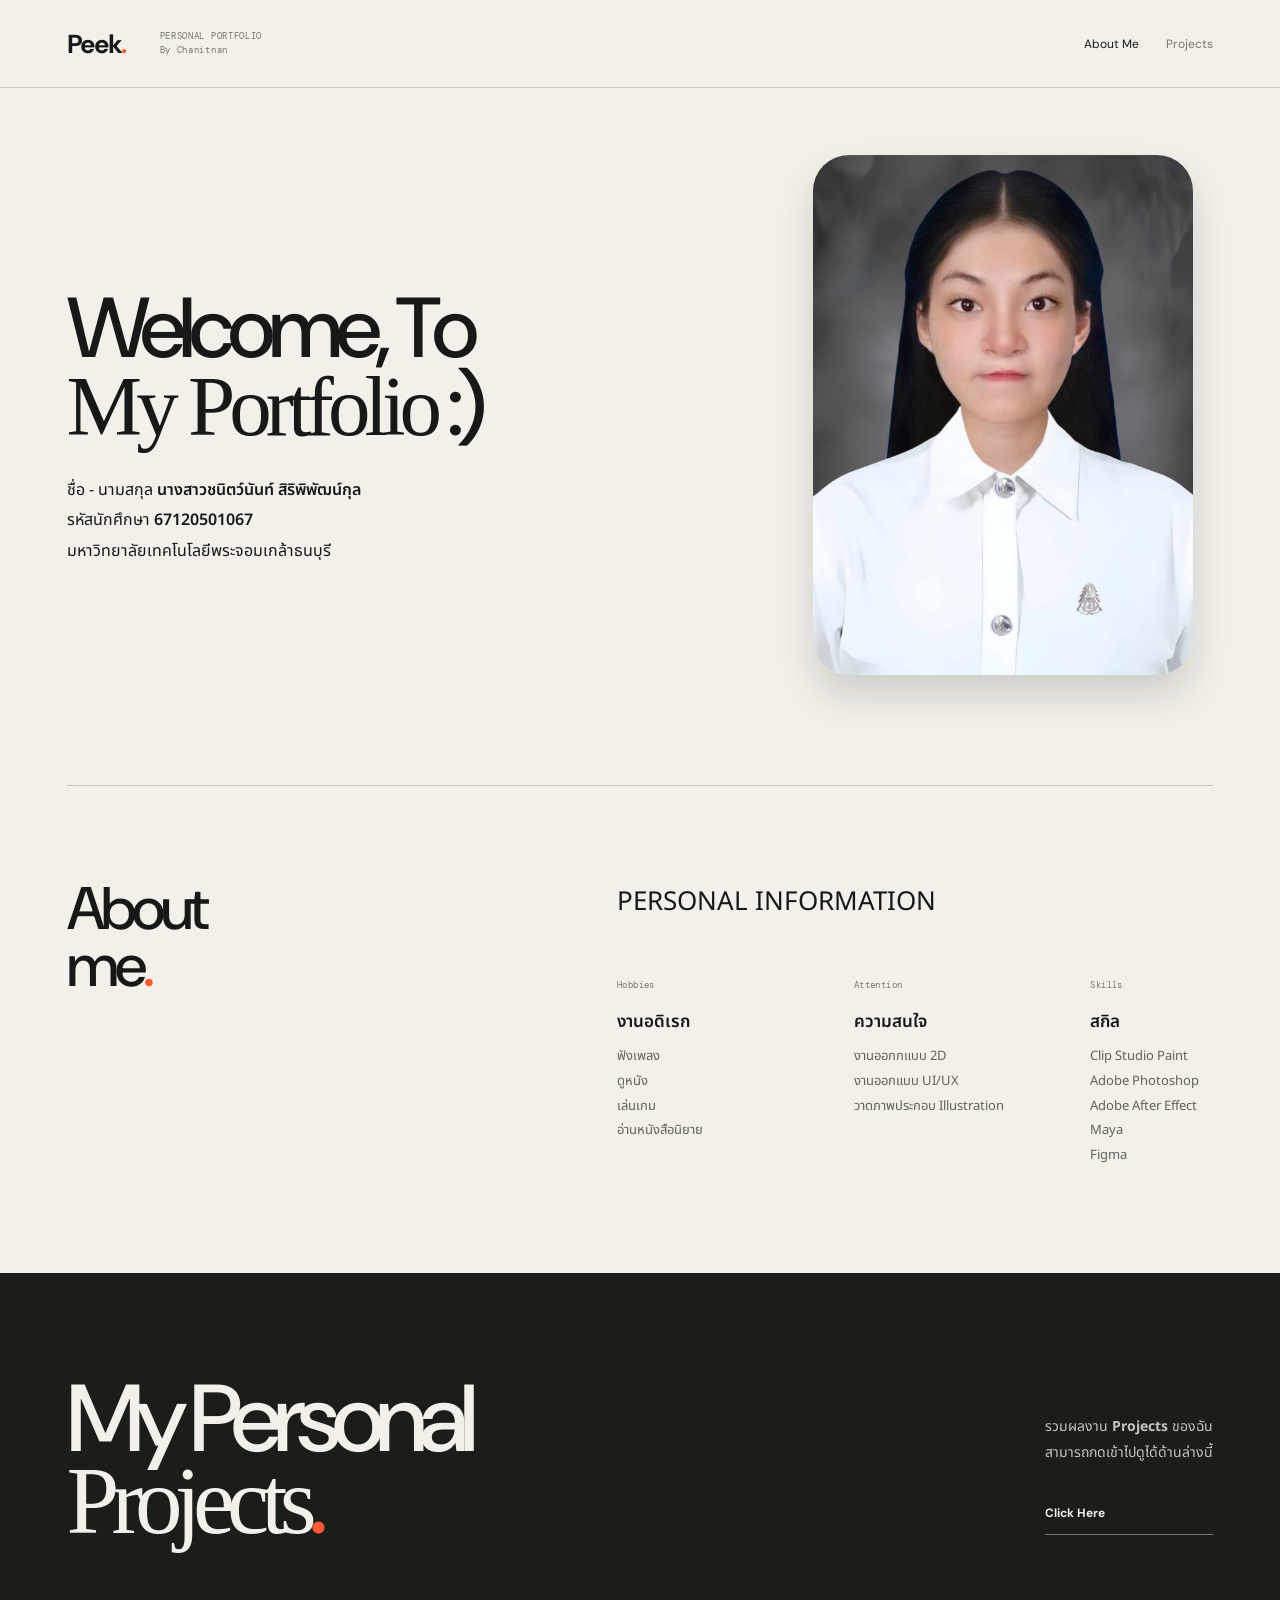
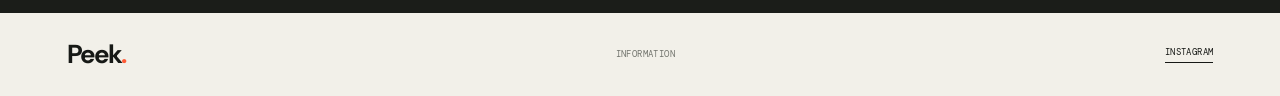
<file: index.html>
<!DOCTYPE html>
<html lang="th">
<head>
    <meta charset="UTF-8">
    <meta name="viewport" content="width=device-width, initial-scale=1.0">
    <title>นางสาวชนิตว์นันท์ สิริพิพัฒน์กุล — Portfolio</title>
    <link rel="stylesheet" href="style.css">
</head>
<body>
    <header class="site_header">
        <a class="logo" href="index.html">Peek<span>.</span></a>
        <span class="header_note">
            PERSONAL PORTFOLIO<br>
            By Chanitnan
        </span>

        <div class="main01">
            <a class="current" href="index.html">About Me</a>
            <a href="project.html">Projects</a>
        </div>
    </header>

    <main>
        <section class="intro section_01">
            <div class="intro_content_01">
                <div class="intro_text">
                    <h1>
                        Welcome, To<br>
                        <span class="highlight_text">My Portfolio</span> :)
                    </h1>
                    <p class="intro_description">
                        ชื่อ - นามสกุล <strong>นางสาวชนิตว์นันท์ สิริพิพัฒน์กุล</strong><br>
                        รหัสนักศึกษา <strong>67120501067</strong><br>
                        มหาวิทยาลัยเทคโนโลยีพระจอมเกล้าธนบุรี
                    </p>
                </div>

                <div class="intro_image_container">
                    <img src="./Pic/Profile.png" alt="รูปฉันเองจ้า" class="profile_img">
                </div>
            </div>
        </section>

        <section class="profile section_01">
            <div class="profile_grid">
                <div class="profile_label">
                    <h2>
                        About<br>
                        me<span>.</span>
                    </h2>
                </div>

                <div class="profile_content">
                    <p class="large_copy">
                        PERSONAL INFORMATION
                    </p>

                    <div class="details_grid">
                        <div>
                            <span class="mini_label">Hobbies</span>
                            <h3>งานอดิเรก</h3>
                            <p>ฟังเพลง<br>
                                ดูหนัง<br>
                                เล่นเกม<br>
                                อ่านหนังสือนิยาย</p>
                        </div>

                        <div>
                            <span class="mini_label">Attention</span>
                            <h3>ความสนใจ</h3>
                            <p>
                                งานออกกแบบ 2D<br>
                                งานออกแบบ UI/UX<br>
                                วาดภาพประกอบ Illustration
                            </p>
                        </div>

                        <div>
                            <span class="mini_label">Skills</span>
                            <h3>สกิล</h3>
                            <p>
                                Clip Studio Paint<br>
                                Adobe Photoshop<br>
                                Adobe After Effect<br>
                                Maya<br>
                                Figma<br>

                            </p>
                        </div>
                    </div>
                </div>
            </div>
        </section>

        <section class="project_working">
            <div class="section_01 working_inner">
                <div>
                    <h2>
                        My Personal<br>
                        <span class="highlight_text">Projects</span><span class="period">.</span>
                    </h2>
                </div>

                <div class="working_right">
                    <p>
                        รวมผลงาน <strong>Projects</strong> ของฉัน<br>
                        สามารถกดเข้าไปดูได้ด้านล่างนี้ 
                    </p>

                    <a class="round_link" href="project.html">
                       <Strong> Click Here</Strong>
                    </a>
                </div>
            </div>
        </section>
    </main>

    <footer class="site_footer">
        <a class="logo" href="index.html">Peek<span>.</span></a>
        <span>INFORMATION</span>
        <a href="https://www.instagram.com/kep_pk/">INSTAGRAM</a>
    </footer>

</body>
</html>
</file>
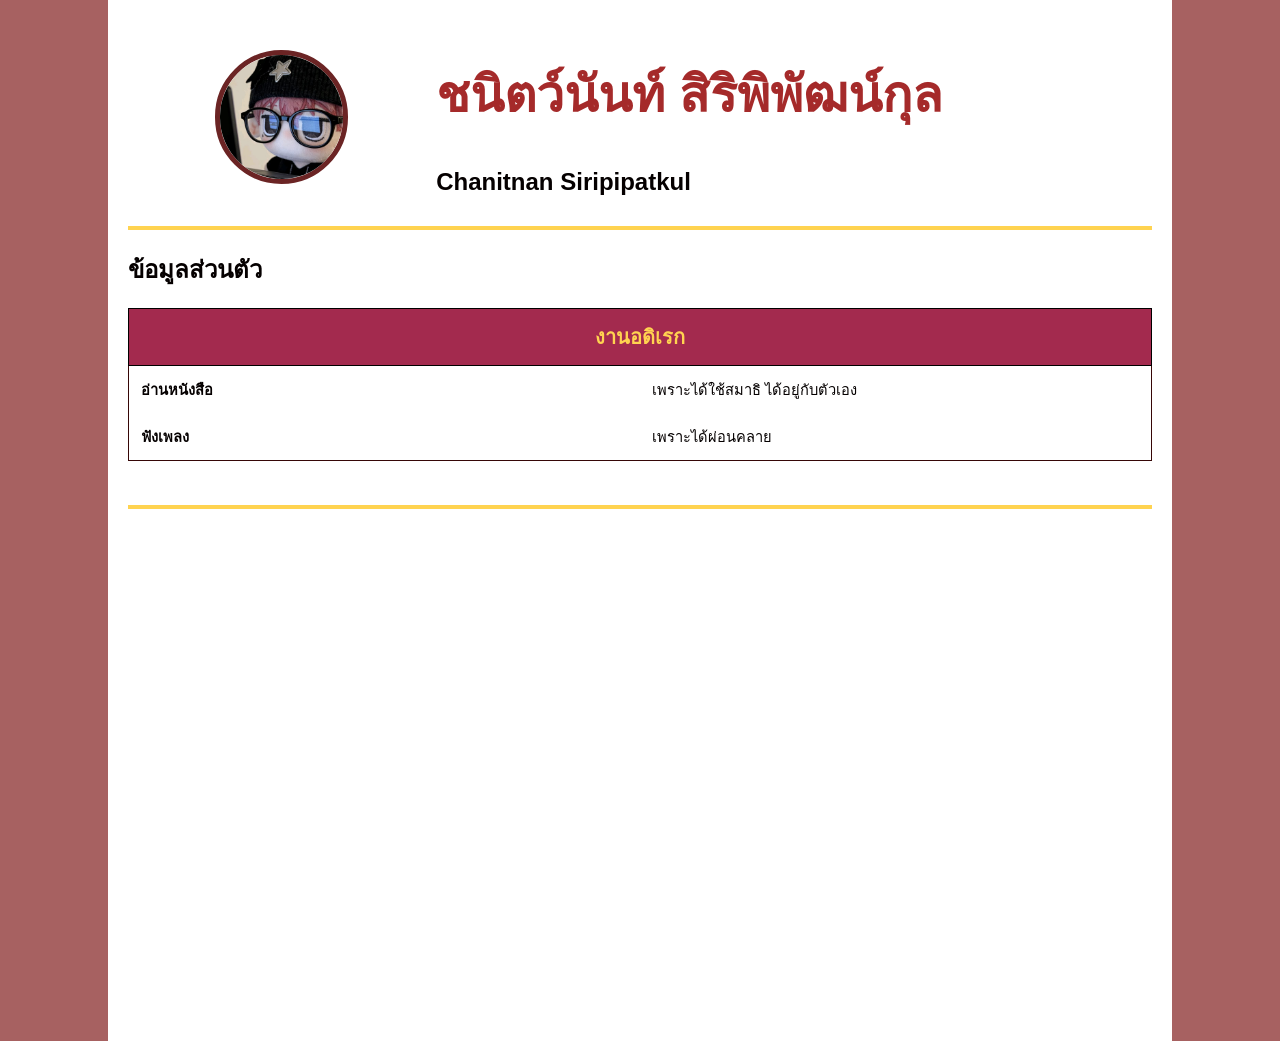
<file: AsMent/Assignment2/index.html>
<!DOCTYPE html>
<html lang="en">
<head>
    <meta charset="UTF-8">
    <meta name="viewport" content="width=device-width, initial-scale=1.0">
    <link rel="stylesheet" href="style.css">
    <title>Portfolio_Peek</title>
</head>
<body>
    <div class="Resume no-border">
        <header>
            <table class="no-border table-padding-10">
                <tr>
                    <td class="col-30">
                        <img src="./img/peek.jfif" alt=" Photo" id="png1">
                    </td>
                    <td class="col-70">
                        <h1>ชนิตว์นันท์ สิริพิพัฒน์กุล</h1>
                        <h2>Chanitnan Siripipatkul</h2>
                    </td>
                </tr>
            </table>
        </header>
        <hr>
        <section>
            <h1>ข้อมูลส่วนตัว</h1>
            <table class="table-bordered table-padding-12">
                <tr class="table-head">
                    <th colspan="2" class="table-cell">งานอดิเรก</th>
                </tr>
                <tr>
                    <td class="table-cell col-50"><strong>อ่านหนังสือ</strong></td>
                    <td class="table-cell col-50">เพราะได้ใช้สมาธิ ได้อยู่กับตัวเอง</td>
                </tr>
                <tr>
                    <td class="table-cell col-50"><strong>ฟังเพลง</strong></td>
                    <td class="table-cell col-50">เพราะได้ผ่อนคลาย</td>
                </tr>
            </table>
        </section>
        <br>
        <br>
        <hr>
        <br>
        <br>
        <br>
        <br>
        <br>
        <br>
        <br>
        <br>
        <br>
        <br>
        <br>
        <br>
        <br>
        <br>
        <br>
        <br>
        <br>
        <br>
        <br>
        <br>
        <br>
        <br>
        <br>
        <br>
        <br>
        <br>
        <br>
        <br>
    </div>
</body>
</html>
</file>
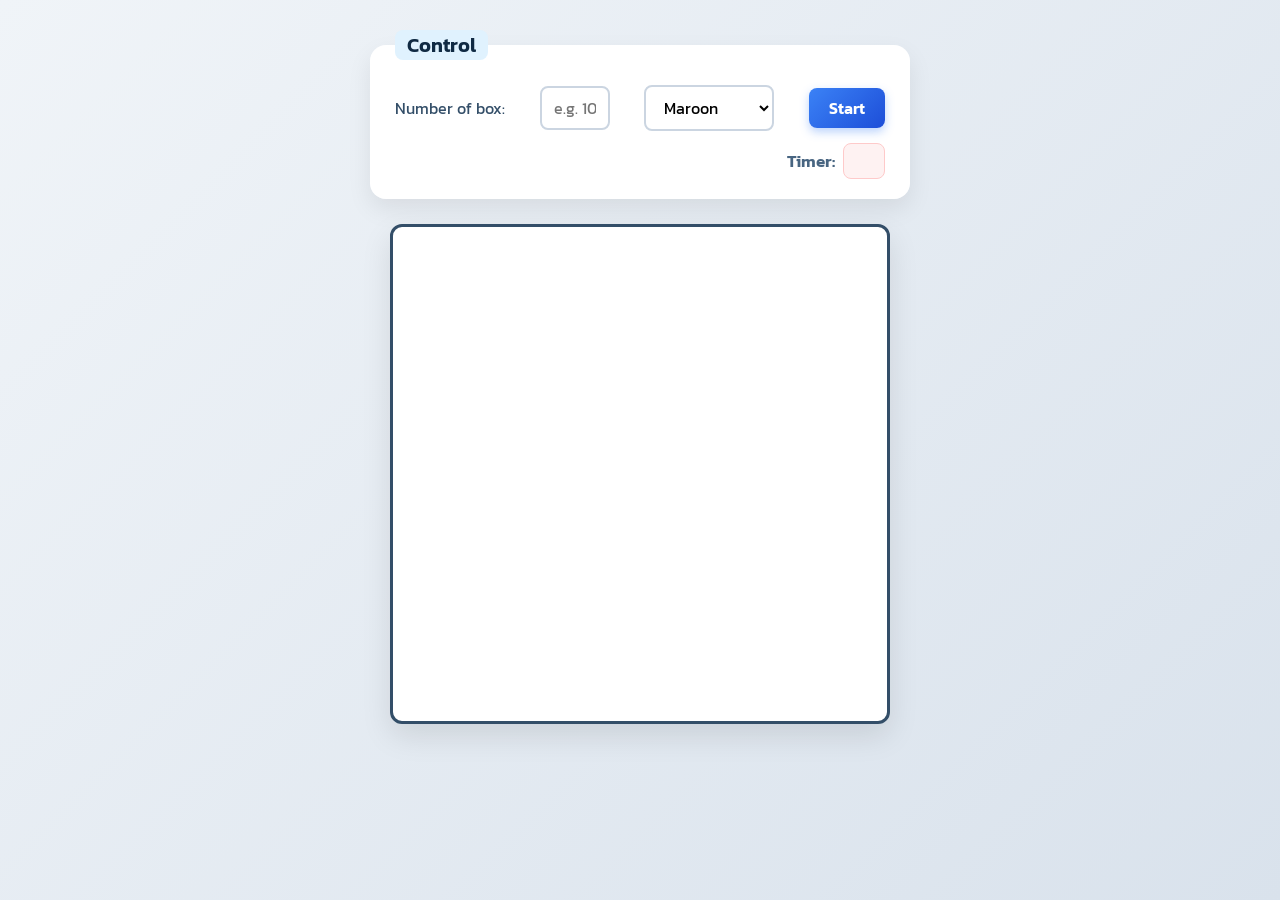
<file: AsMent/Assignment7/index.html>
<!DOCTYPE html>
<html lang="en">
	<head>
		<meta charset="UTF-8">
		<meta name="viewport" content="width=device-width, initial-scale=1.0">
		<title>Square game</title>
		<script type="text/javascript" src="game.js"></script>
		<link rel="stylesheet" type="text/css" href="game.css">
	</head>
	<body>
		<!-- these codes were adapted from https://courses.cs.washington.edu/courses/cse154/17sp/lecture/more-dom/code/squares.html  -->

		<fieldset>
			<legend>Control</legend>
			<label for="numbox">Number of box: </label>
			<input type="text" name="numbox" id="numbox" placeholder="e.g. 10">
			<select name="color" id="color">
				<option value="maroon">Maroon</option>
				<option value="lightgreen">Lightgreen</option>
				<option value="magenta">Magenta</option>
			</select>
			<button id="start">Start</button>
			<div id="timerClock"> Timer:
				<div id="clock"></div>
			</div>
		</fieldset>

		<div id="container">
			<div id="layer"></div>
		</div>
	
	</body>
</html>
</file>
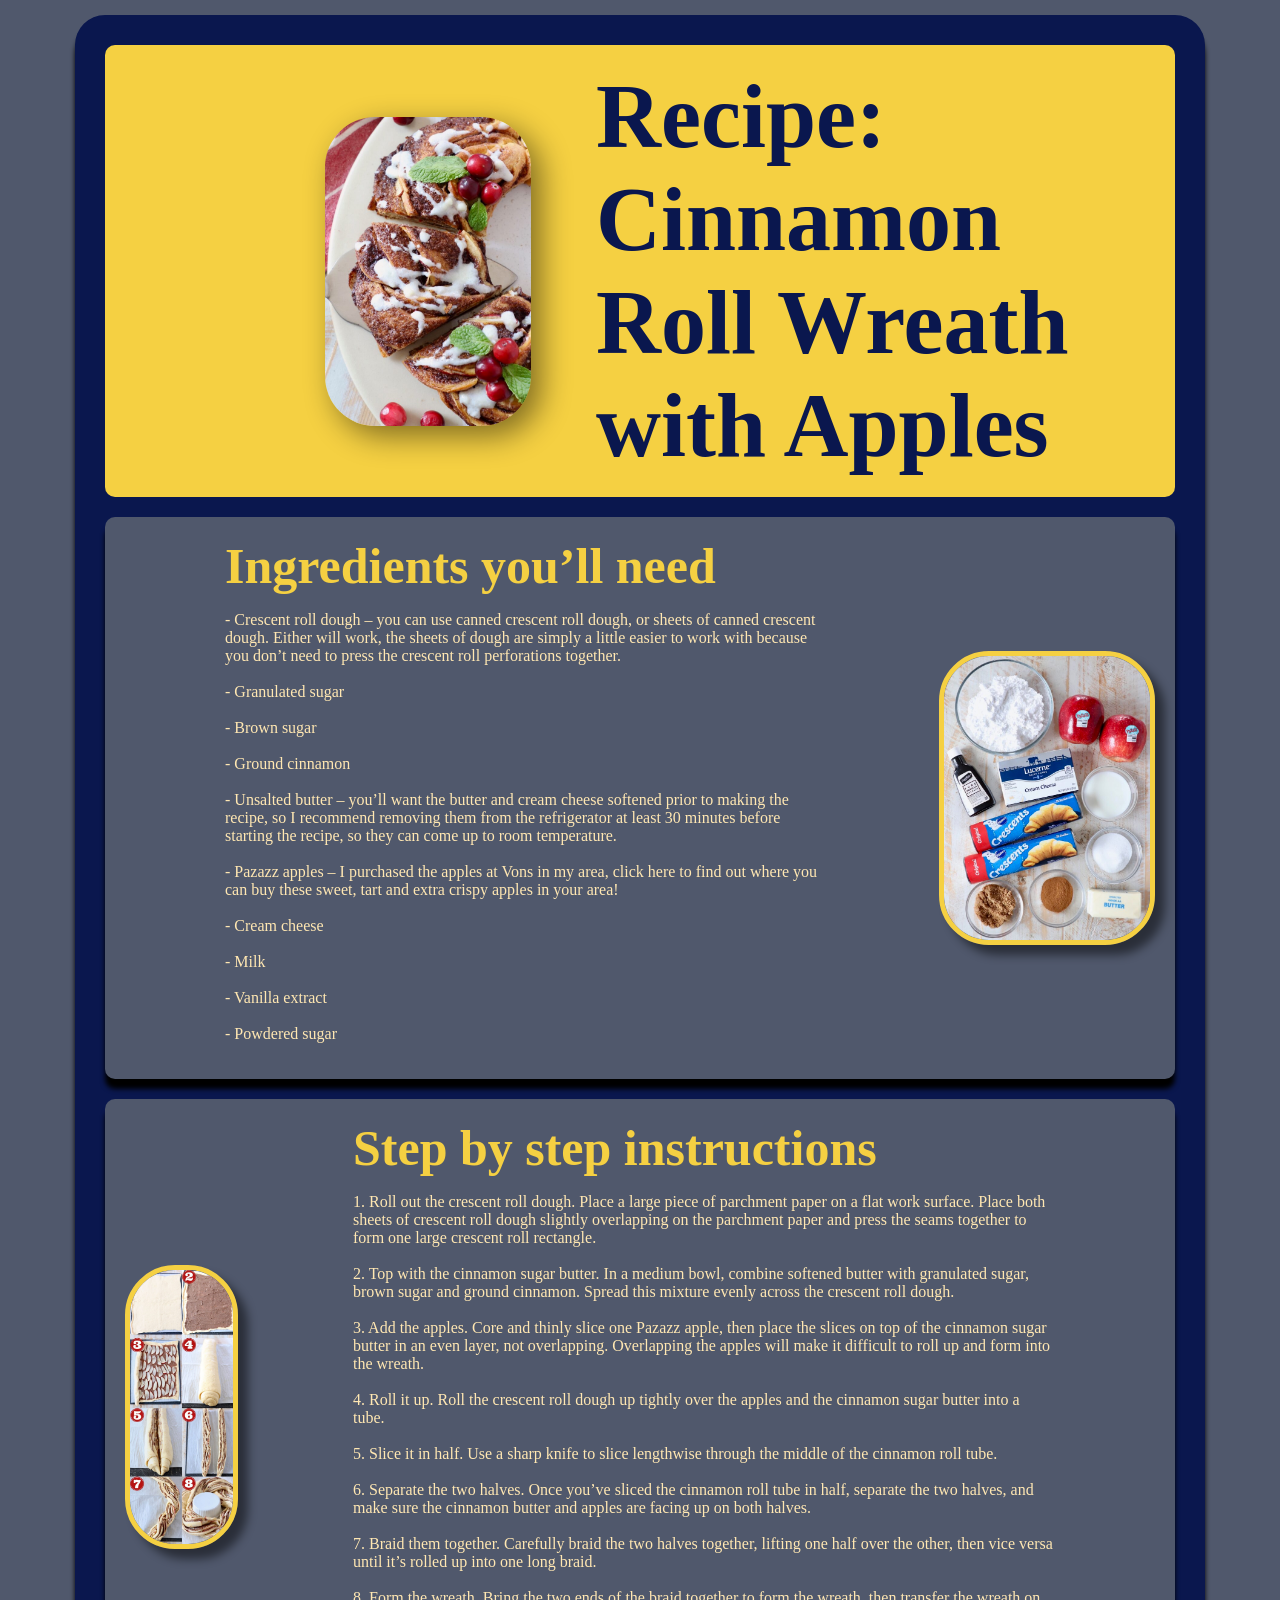
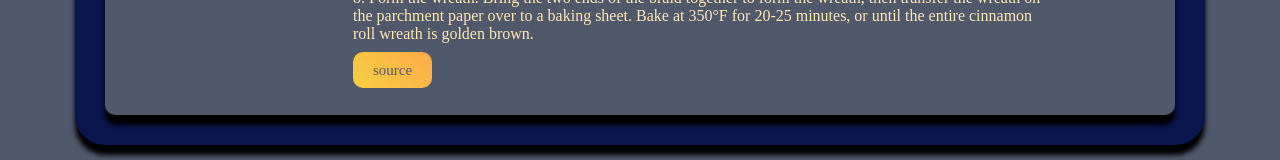
<file: AsMent/as3/as3/index.html>
<!DOCTYPE html>
<html>

<head>
    <meta charset='utf-8'>
    <meta http-equiv='X-UA-Compatible' content='IE=edge'>
    <title>Cinnamon Roll Wreath with Apples</title>
    <meta name='viewport' content='width=device-width, initial-scale=1'>
    <link rel="stylesheet" href="style.css">

</head>

<body>
    <div class="Pancake">
        <div class="top">
            <img src="./pic/cinnamon-4.jpeg" alt="">
            <h1>
                Recipe: Cinnamon Roll Wreath with Apples
            </h1>
        </div>
        <div class="middle">
            <div class="content-text">
                <h2>
                    Ingredients you’ll need
                </h2>
                <p>
                    - Crescent roll dough – you can use canned crescent roll dough, or
                    sheets of canned crescent dough. Either will work, the sheets of dough are simply a little easier to
                    work
                    with because you don’t need to press the crescent roll perforations together.
                    <br>
                    <br>
                    - Granulated sugar
                    <br>
                    <br>
                    - Brown sugar
                    <br>
                    <br>
                    - Ground cinnamon
                    <br>
                    <br>
                    - Unsalted butter – you’ll want the butter and cream cheese softened prior to making the recipe, so
                    I
                    recommend removing them from the refrigerator at least 30 minutes before starting the recipe, so
                    they
                    can
                    come up to room temperature.
                    <br>
                    <br>
                    - Pazazz apples – I purchased the apples at Vons in my area, click here to find out where you can
                    buy
                    these
                    sweet, tart and extra crispy apples in your area!
                    <br>
                    <br>
                    - Cream cheese
                    <br>
                    <br>
                    - Milk
                    <br>
                    <br>
                    - Vanilla extract
                    <br>
                    <br>
                    - Powdered sugar
                </p>
            </div>

            <img src="./pic/cinnamon-1.jpeg" alt="">
        </div>
        <div class="step">

            <img src="./pic/cinnamon-2.jpeg" alt="">
            <div class="content-text">
                <h2>
                    Step by step instructions
                </h2>
                <p>
                    1. Roll out the crescent roll dough. Place a large piece of parchment paper on a flat work surface.
                    Place
                    both sheets of crescent roll dough slightly overlapping on the parchment paper and press the seams
                    together
                    to form one large crescent roll rectangle.
                    <br>
                    <br>
                    2. Top with the cinnamon sugar butter. In a medium bowl, combine softened butter with granulated
                    sugar,
                    brown sugar and ground cinnamon. Spread this mixture evenly across the crescent roll dough.
                    <br>
                    <br>
                    3. Add the apples. Core and thinly slice one Pazazz apple, then place the slices on top of the
                    cinnamon
                    sugar butter in an even layer, not overlapping. Overlapping the apples will make it difficult to
                    roll up
                    and
                    form into the wreath.
                    <br>
                    <br>
                    4. Roll it up. Roll the crescent roll dough up tightly over the apples and the cinnamon sugar butter
                    into a
                    tube.
                    <br>
                    <br>
                    5. Slice it in half. Use a sharp knife to slice lengthwise through the middle of the cinnamon roll
                    tube.
                    <br>
                    <br>
                    6. Separate the two halves. Once you’ve sliced the cinnamon roll tube in half, separate the two
                    halves,
                    and
                    make sure the cinnamon butter and apples are facing up on both halves.
                    <br>
                    <br>
                    7. Braid them together. Carefully braid the two halves together, lifting one half over the other,
                    then
                    vice
                    versa until it’s rolled up into one long braid.
                    <br>
                    <br>
                    8. Form the wreath. Bring the two ends of the braid together to form the wreath, then transfer the
                    wreath on
                    the parchment paper over to a baking sheet. Bake at 350°F for 20-25 minutes, or until the entire
                    cinnamon
                    roll wreath is golden brown.
                    <br>
                    <br>
                    <a href="https://whitneybond.com/cinnamon-roll-wreath/">source</a>
                </p>
            </div>
        </div>
    </div>
</body>

</html>
</file>
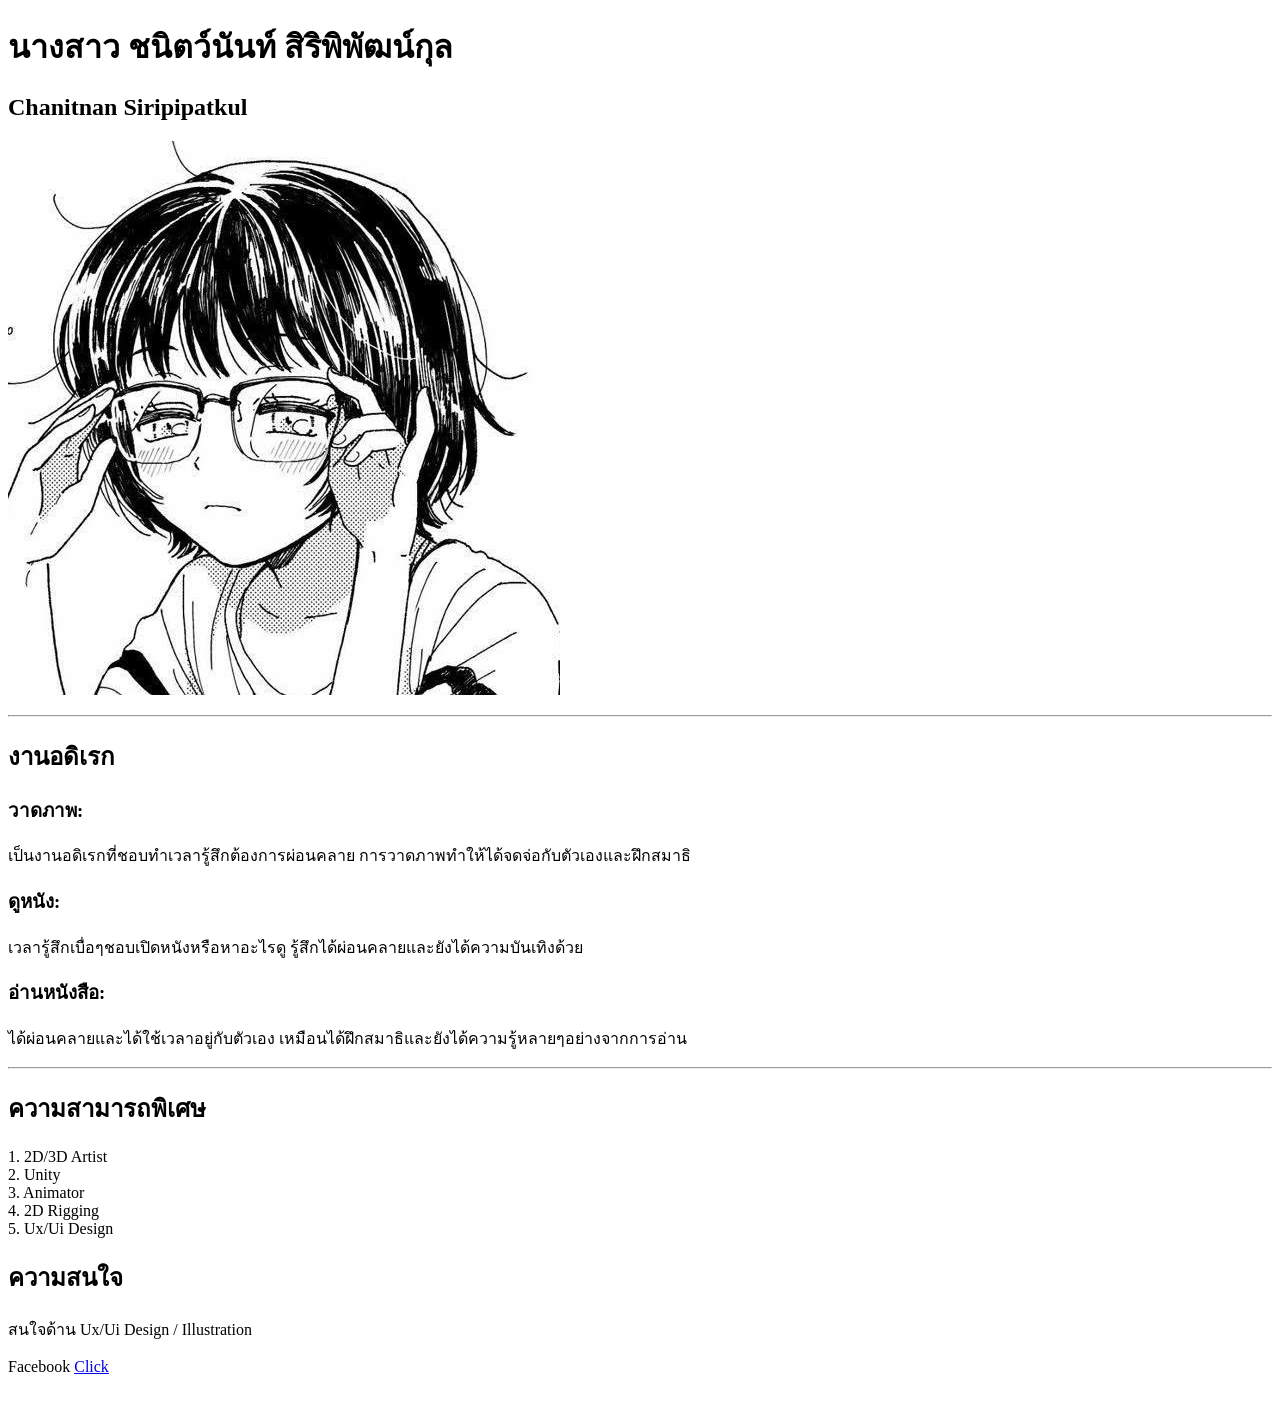
<file: AsMent/Assignment1/week1/index.html>
<!DOCTYPE html>
<html lang="en">
<head>
    <meta charset="UTF-8">
    <meta name="description" content="Free Web tutorials">
    <meta name="keywords" content="HTML, CSS, JavaScript">
    <meta name="author" content="John Doe">
    <meta name="viewport" content="width=device-width, initial-scale=1.0">
    <title>Document</title>
</head>
<body>

    <!-- Heading -->
    <h1>นางสาว ชนิตว์นันท์ สิริพิพัฒน์กุล</h1>
    <h2>Chanitnan Siripipatkul</h2>
    <img src="Me-2.jpg" alt="My Picture">

    <!-- Horizontal rule -->
    <p><hr><article> <h2>งานอดิเรก</h2>
	    <section> <h3>วาดภาพ:</h3> เป็นงานอดิเรกที่ชอบทำเวลารู้สึกต้องการผ่อนคลาย การวาดภาพทำให้ได้จดจ่อกับตัวเองและฝึกสมาธิ </section>
	    <section> <h3>ดูหนัง:</h3> เวลารู้สึกเบื่อๆชอบเปิดหนังหรือหาอะไรดู รู้สึกได้ผ่อนคลายและยังได้ความบันเทิงด้วย </section>
	    <section> <h3>อ่านหนังสือ:</h3> ได้ผ่อนคลายและได้ใช้เวลาอยู่กับตัวเอง เหมือนได้ฝึกสมาธิและยังได้ความรู้หลายๆอย่างจากการอ่าน </section>
    </article></p> <hr> <p><article> <h2>ความสามารถพิเศษ</h2>
	    <section> 1. 2D/3D Artist </section>
	    <section> 2. Unity </section>
	    <section> 3. Animator </section>
        <section> 4. 2D Rigging </section>
        <section> 5. Ux/Ui Design </section>
    <h2>ความสนใจ</h2>
	    <section> สนใจด้าน Ux/Ui Design / Illustration </section></p> 
    <p>Facebook <a href="https://www.facebook.com/peek.thz?locale=th_TH">Click</a></p>

    <br>

</body>
</html>
</file>
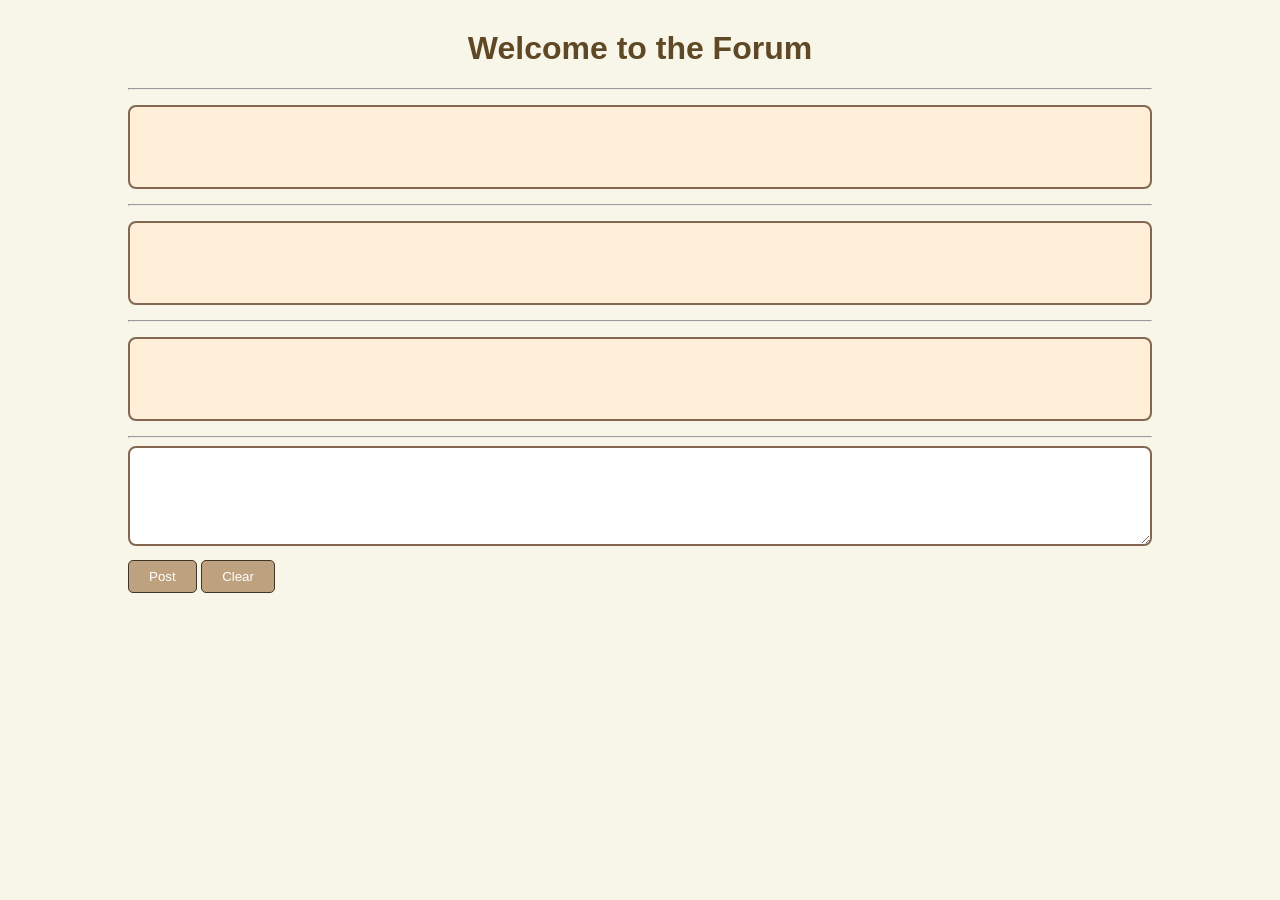
<file: AsMent/assignment5/assignment5/index.html>
<!DOCTYPE html>
<html>
<head>
    <meta charset="utf-8">
    <meta http-equiv="X-UA-Compatible" content="IE=edge">
    <title>Blogger</title>
    <meta name="viewport" content="width=device-width, initial-scale=1">

    <link rel="stylesheet" type="text/css" href="style.css">
    <script src="main.js"></script>
</head>

<body>

    <h1 id="top"></h1>

    <hr>

    <div id="topic"></div>

    <hr>

    <div id="reply1"></div>

    <hr>

    <div id="reply2"></div>

    <hr>

    <textarea name="message" id="message"></textarea>

    <br>

    <button type="button" onclick="postFunction()">Post</button>

    <button type="button" onclick="clearFunction()">Clear</button>

</body>
</html>
</file>
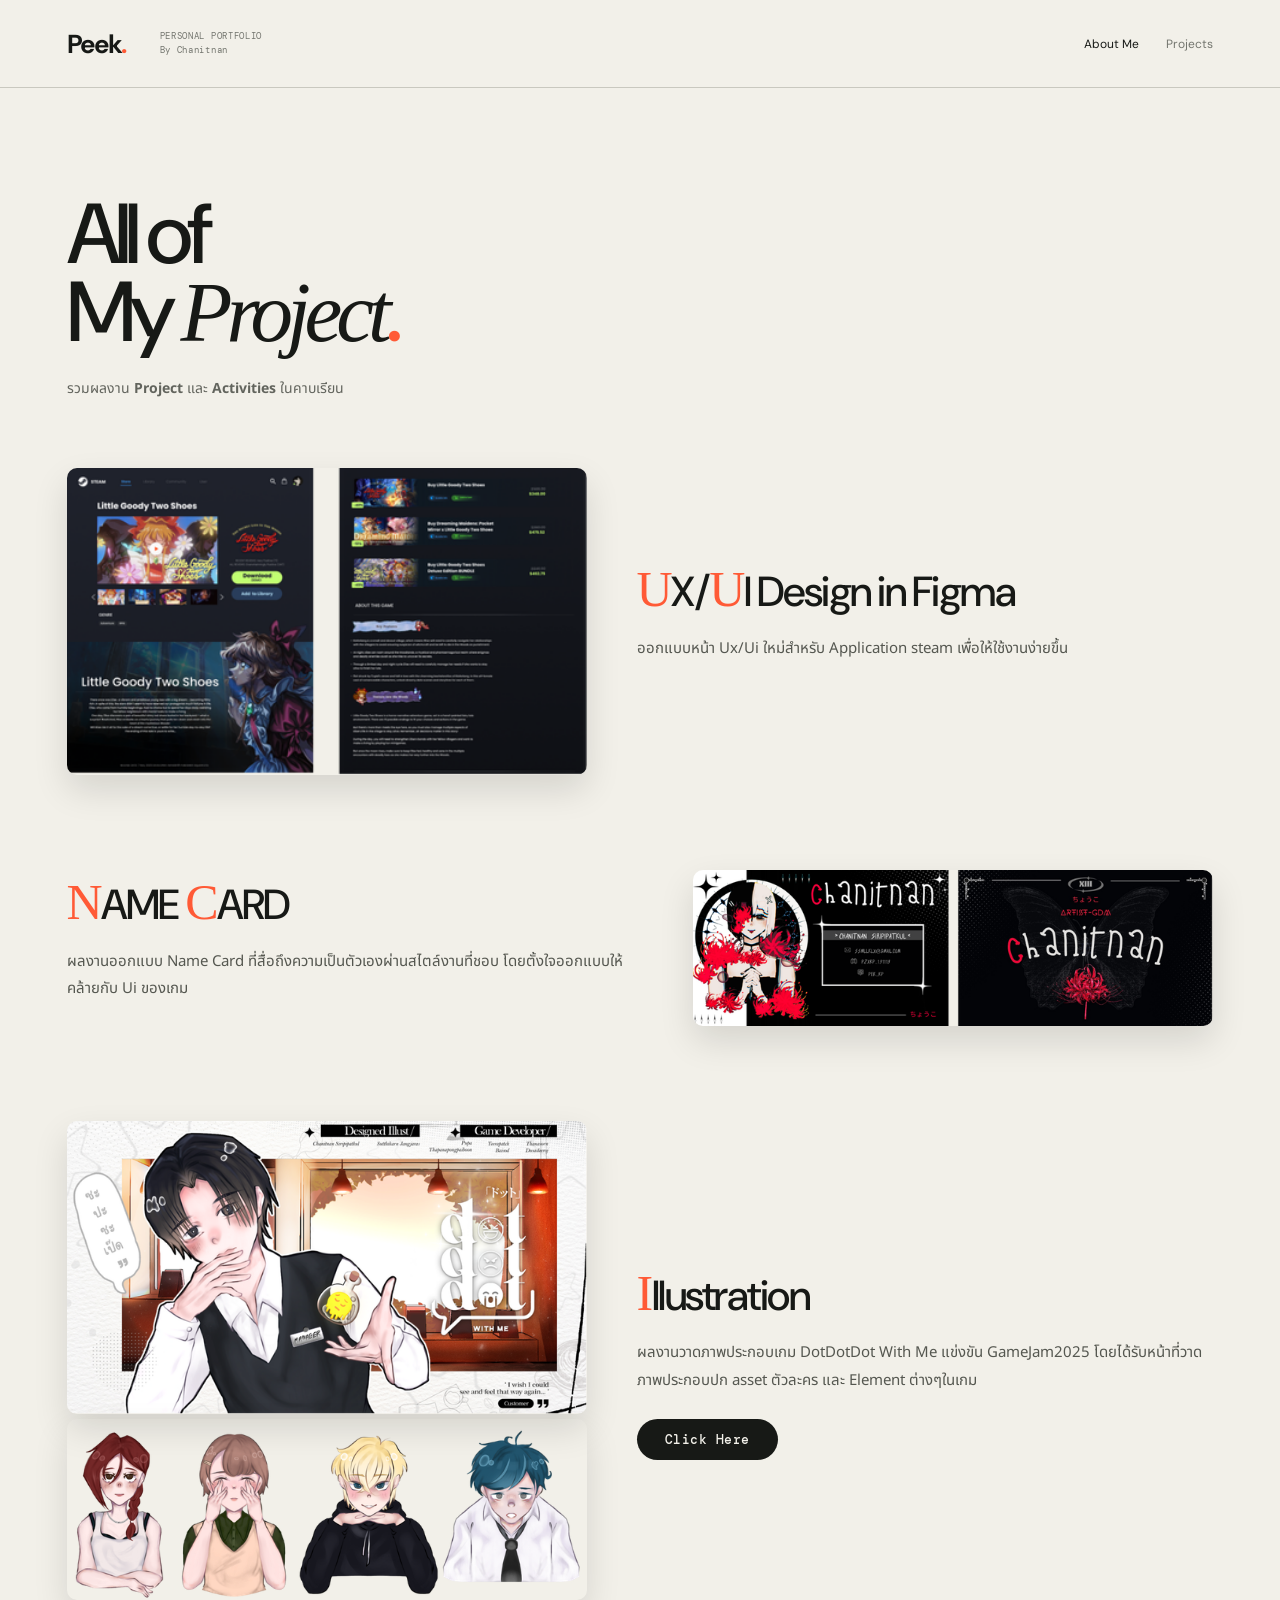
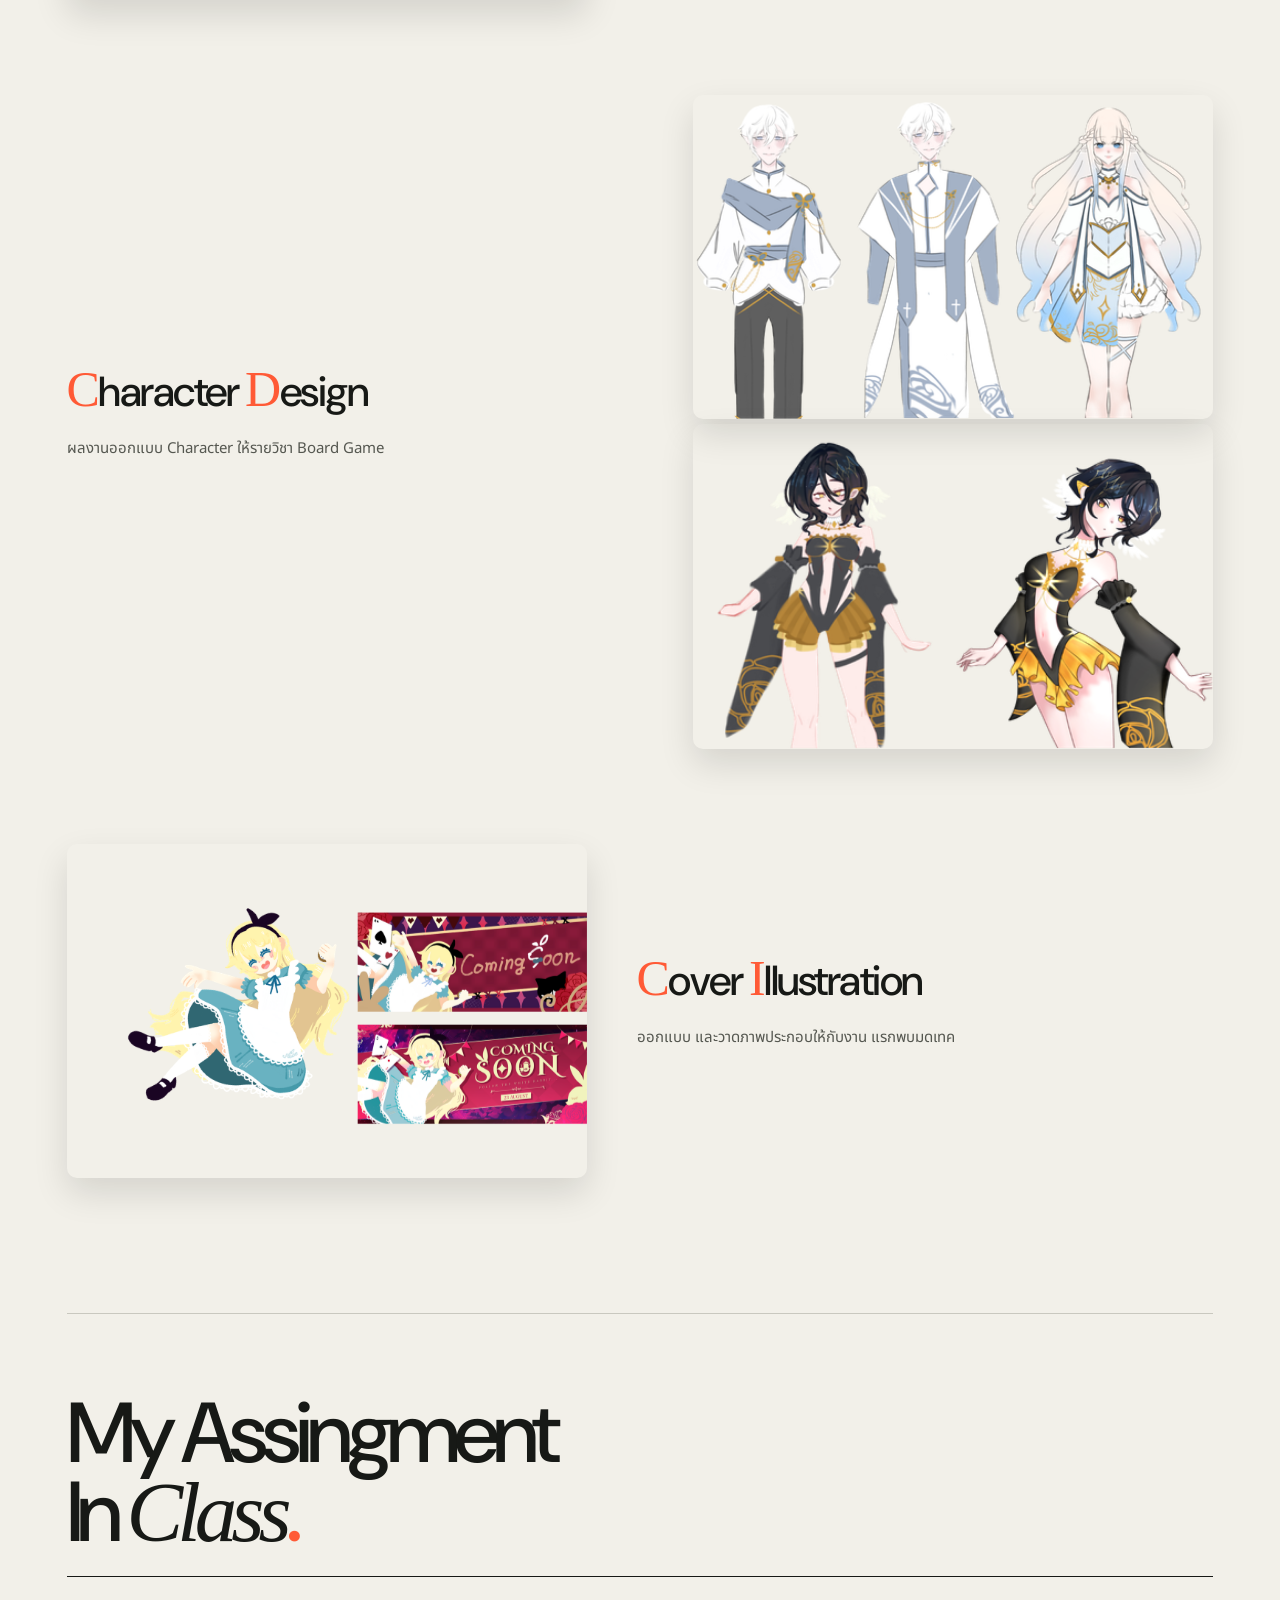
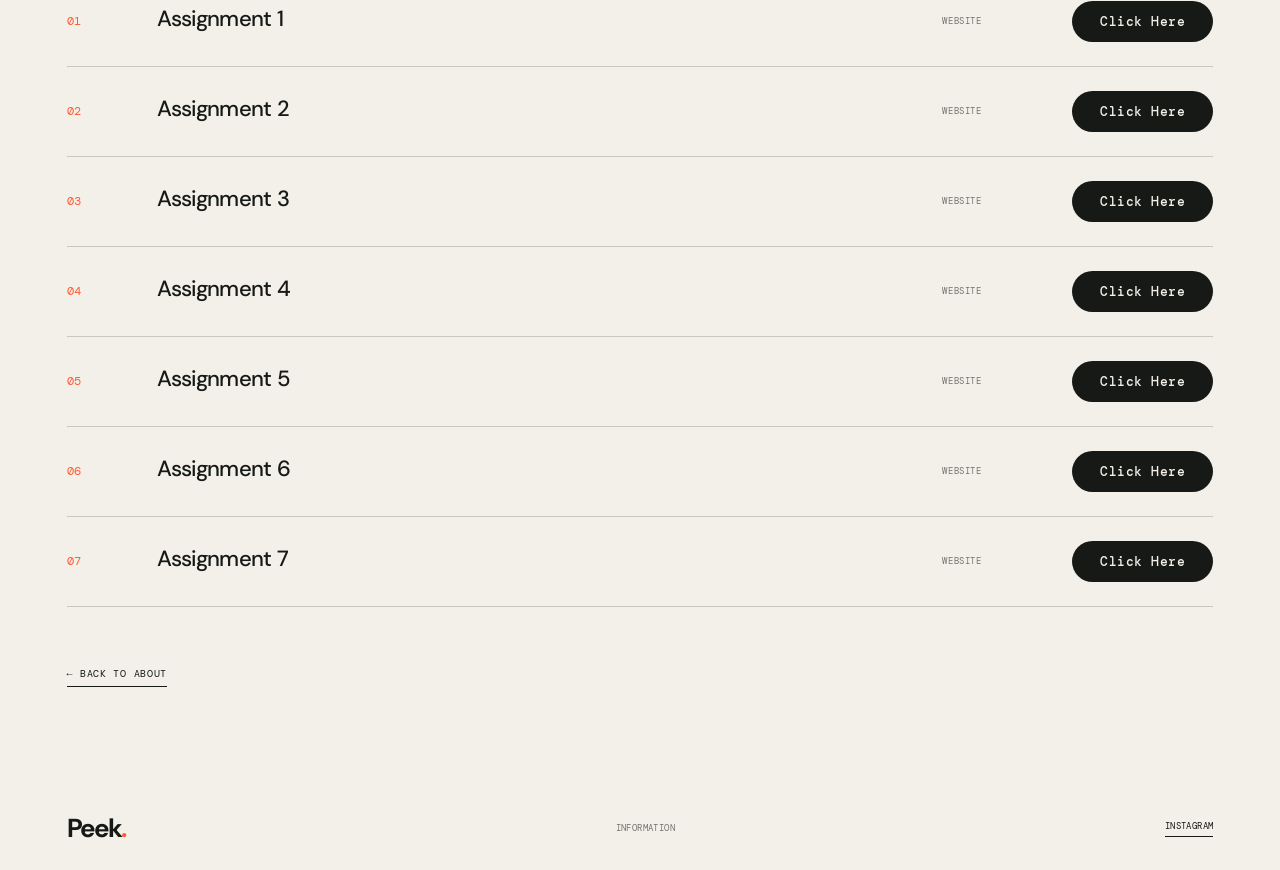
<file: project.html>
<!DOCTYPE html>
<html lang="th">
<head>
  <meta charset="UTF-8">
  <meta name="viewport" content="width=device-width, initial-scale=1.0">
  <title>Projects — นางสาวชนิตว์นันท์ สิริพิพัฒน์กุล</title>
  <link rel="stylesheet" href="style.css">
</head>
<body>
   <header class="site_header">
        <a class="logo" href="index.html">Peek<span>.</span></a>
        <span class="header_note">
            PERSONAL PORTFOLIO<br>
            By Chanitnan
        </span>

        <div class="main01">
            <a class="current" href="index.html">About Me</a>
            <a href="project.html">Projects</a>
        </div>
    </header>
  <main class="projects_main section_01">    <h1>All of<br>My <em>Project</em><span class="period">.</span></h1>
    <p class="projects_lead">รวมผลงาน <strong>Project</strong> และ <strong>Activities</strong> ในคาบเรียน</p>
    <div class="project_showcase_01_list">
      <article class="showcase_item">
        <div class="showcase_img_01">
          <img src="./Pic/A1.png" alt="Ux/UiDesign">
        </div>
        <div class="showcase_info">
          <h2><span class="highlight_text">U</span>X/<span class="highlight_text">U</span>I Design in Figma</h2>
          <p>ออกแบบหน้า Ux/Ui ใหม่สำหรับ Application steam เพื่อให้ใช้งานง่ายขึ้น</p>
        </div>
      </article>

      <article class="showcase_item reverse">
        <div class="showcase_info">
          <h2><span class="highlight_text">N</span>AME <span class="highlight_text">C</span>ARD</h2>
          <p>ผลงานออกแบบ Name Card ที่สื่อถึงความเป็นตัวเองผ่านสไตล์งานที่ชอบ โดยตั้งใจออกแบบให้คล้ายกับ Ui ของเกม</p>
        </div>
        <div class="showcase_img_01">
          <img src="./Pic/A2.png" alt="">
        </div>
      </article>

      <article class="showcase_item">
        <div class="showcase_img_02">
          <img src="./Pic/A3.png" alt="">
          <img src="./Pic/A4.png" alt="">
        </div>
        <div class="showcase_info">
          <h2><span class="highlight_text">I</span>llustration</h2>
          <p>ผลงานวาดภาพประกอบเกม DotDotDot With Me แข่งขัน GameJam2025 โดยได้รับหน้าที่วาดภาพประกอบปก asset ตัวละคร และ Element ต่างๆในเกม</p>
          <a href="https://globalgamejam.org/games/2025/dot-dot-dot-me-6" target="_blank" rel="noopener" class="project_link_btn">Click Here</a>
        </div>
      </article>

      <article class="showcase_item reverse">
        <div class="showcase_info">
          <h2><span class="highlight_text">C</span>haracter <span class="highlight_text">D</span>esign</h2>
          <p>ผลงานออกแบบ Character ให้รายวิชา Board Game </p>
        </div>
        <div class="showcase_img_01">
          <img src="./Pic/A5.png" alt="">
          <img src="./Pic/A7.png" alt="">
        </div>
      </article>

      <article class="showcase_item">
        <div class="showcase_img_01">
          <img src="./Pic/A8.png" alt="">
        </div>
        <div class="showcase_info">
          <h2><span class="highlight_text">C</span>over <span class="highlight_text">I</span>llustration</h2>
          <p>ออกแบบ และวาดภาพประกอบให้กับงาน แรกพบมดเทค</p>
          
        </div>
      </article>

    </div>

    <div class="other_built_section">
      <h2 class="sub_built_title">My Assingment<br>In <em>Class</em><span class="period">.</span></h2>
      <div class="work_list">
        <article class="work_item">
          <span class="work_no">01</span>
          <div class="work_info">
            <h2>Assignment 1</h2>
          </div>
          <span class="work_type">WEBSITE</span>
          <a href="./AsMent/Assignment1/week1/index.html" target="_blank" rel="noopener" class="project_link_btn" aria-label="Assignment 1">Click Here</a>
        </article>

        <article class="work_item">
          <span class="work_no">02</span>
          <div class="work_info">
            <h2>Assignment 2</h2>
          </div>
          <span class="work_type">WEBSITE</span>
          <a href="./AsMent/Assignment2/index.html" target="_blank" rel="noopener" class="project_link_btn" aria-label="Assignment 2">Click Here</a>
        </article>

        <article class="work_item">
          <span class="work_no">03</span>
          <div class="work_info">
            <h2>Assignment 3</h2>
          </div>
          <span class="work_type">WEBSITE</span>
          <a href="./AsMent/Assignment3/as3/index.html" target="_blank" rel="noopener" class="project_link_btn" aria-label="Assignment 3">Click Here</a>
        </article>

        <article class="work_item">
          <span class="work_no">04</span>
          <div class="work_info">
            <h2>Assignment 4</h2>
          </div>
          <span class="work_type">WEBSITE</span>
          <a href="./AsMent/Assignment4/assignment4/recipe.html" target="_blank" rel="noopener" class="project_link_btn" aria-label="Assignment 4">Click Here</a>
        </article>

        <article class="work_item">
          <span class="work_no">05</span>
          <div class="work_info">
            <h2>Assignment 5</h2>
          </div>
          <span class="work_type">WEBSITE</span>
          <a href="./AsMent/Assignment5/assignment5/index.html" target="_blank" rel="noopener" class="project_link_btn" aria-label="Assignment 5">Click Here</a>
        </article>

        <article class="work_item">
          <span class="work_no">06</span>
          <div class="work_info">
            <h2>Assignment 6</h2>
          </div>
          <span class="work_type">WEBSITE</span>
          <a href="./AsMent/Assignment6/assignment-6/register.html" target="_blank" rel="noopener" class="project_link_btn" aria-label="Assignment 6">Click Here</a>
        </article>

        <article class="work_item">
          <span class="work_no">07</span>
          <div class="work_info">
            <h2>Assignment 7</h2>
          </div>
          <span class="work_type">WEBSITE</span>
          <a href="./AsMent/Assignment7/index.html" target="_blank" rel="noopener" class="project_link_btn" aria-label="Assignment 7">Click Here</a>
        </article>
      </div>
    </div>

    <a class="back_link" href="index.html">← BACK TO ABOUT</a>
    </main>
    <footer class="site_footer">
        <a class="logo" href="index.html">Peek<span>.</span></a>
        <span>INFORMATION</span>
        <a href="https://www.instagram.com/kep_pk/">INSTAGRAM</a>
    </footer>
  
</body>
</html>
</file>
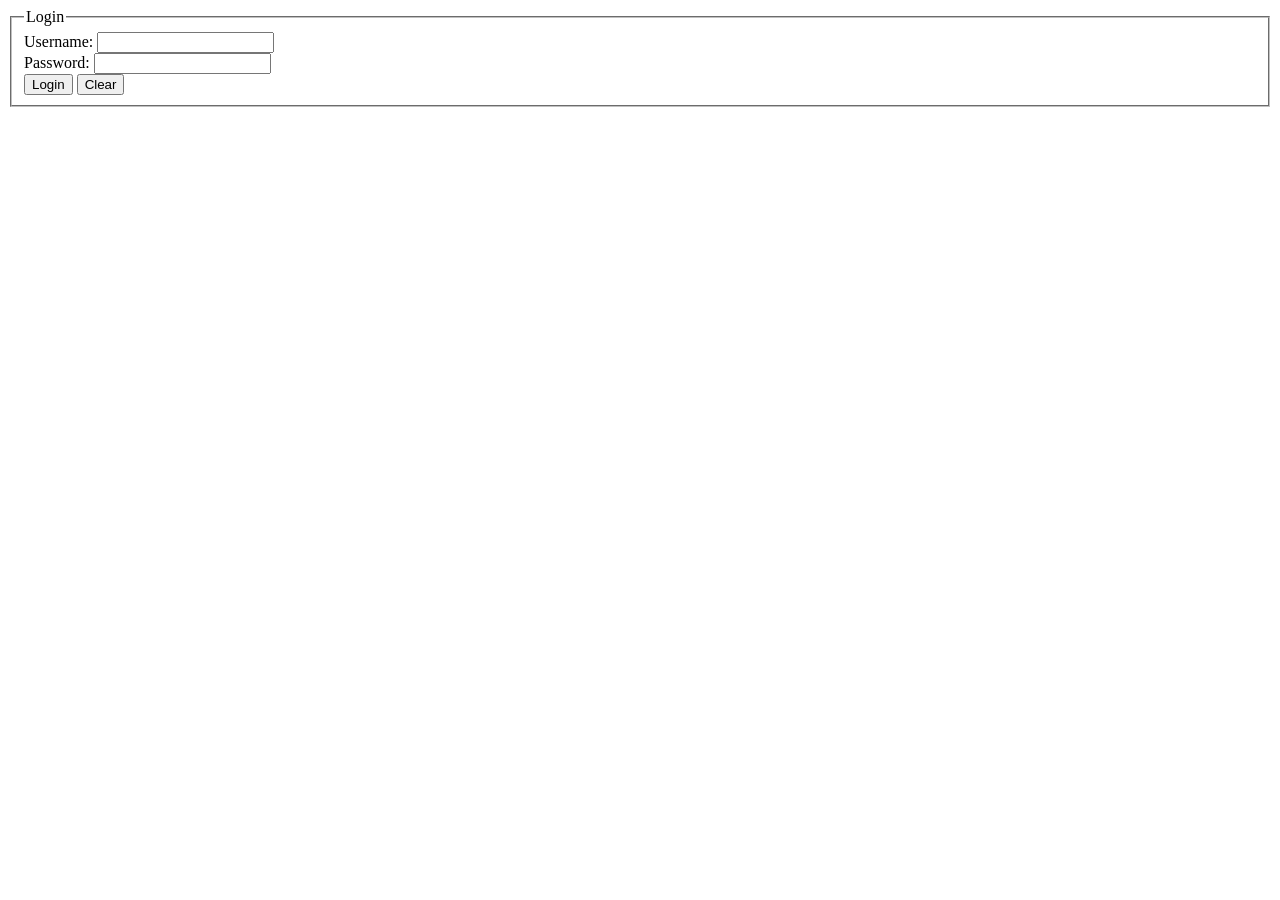
<file: AsMent/assignment-6 (2)/assignment-6/login.html>
<!DOCTYPE html>
<html>
	<head>
		<meta charset="UTF-8">
		<title>Login</title>
		<script type="text/javascript" src="login.js"></script>
	</head>
	<body>
		<form name="myLogin" id = "myLogin">
			<fieldset>
				<legend>Login</legend>
				Username: 
				<input type="text" name="username" id="username" required>
				<br>
				Password: 
				<input type="password" name="password" required>
				<br>
				<input type="submit" value="Login" id="loginBtn">
				<input type="reset" value="Clear" id="clearBtn">

			</fieldset>
			

		</form>
		
	</body>
</html>
</file>
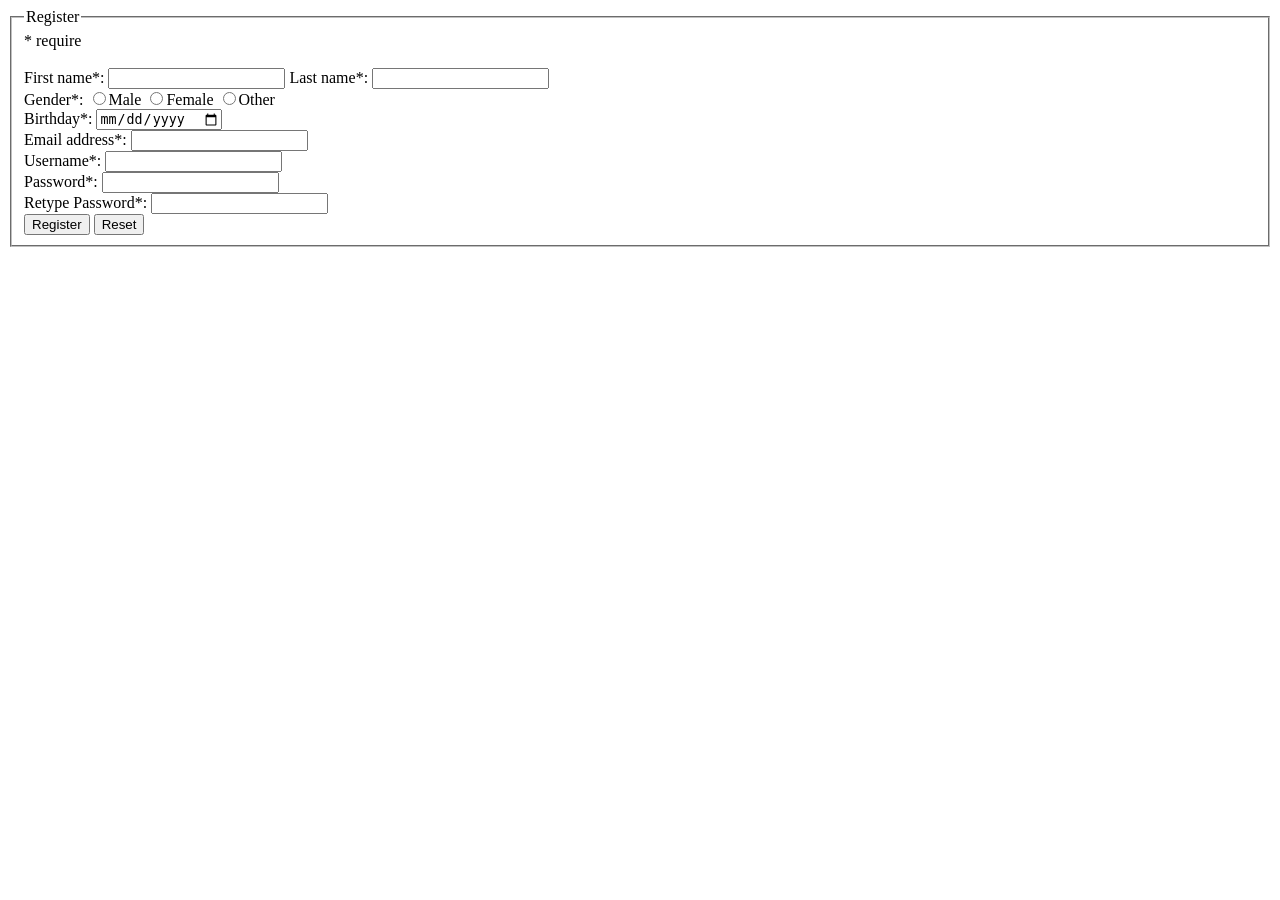
<file: AsMent/assignment-6 (2)/assignment-6/register.html>
<!DOCTYPE html>
<html>
	<head>
		<meta charset="UTF-8">
		<title>Register</title>
		<script type="text/javascript" src="register.js"></script>
	</head>
	<body>
		<form name="myRegister" id="myRegister" action="login.html">
			<fieldset>
				<legend>Register</legend>
				<span>* require</span> <br>
				<span id="errormsg"></span> <br>
				First name*: 
				<input type="text" name="firstname" required>
				Last name*: 
				<input type="text" name="lastname" >
				<br>
				Gender*: 
				<input type="radio" name="gender" value="male" >Male
				<input type="radio" name="gender" value="female" >Female
				<input type="radio" name="gender" value="other" >Other
				<br>
				Birthday*: 
				<input type="date" name="bday" value="" >
				<br>
				Email address*: 
				<input type="email" name="email" >
				<br>
				Username*: 
				<input type="text" name="username" >
				<br>
				Password*: 
				<input type="password" name="password" required>
				<br>
				Retype Password*: 
				<input type="password" name="password" required>
				<br>
				<input type="submit" value="Register" id="registerBtn">
				<input type="reset" value="Reset" id="resetBtn">
			</fieldset>
		</form>

		
	</body>
</html>
</file>
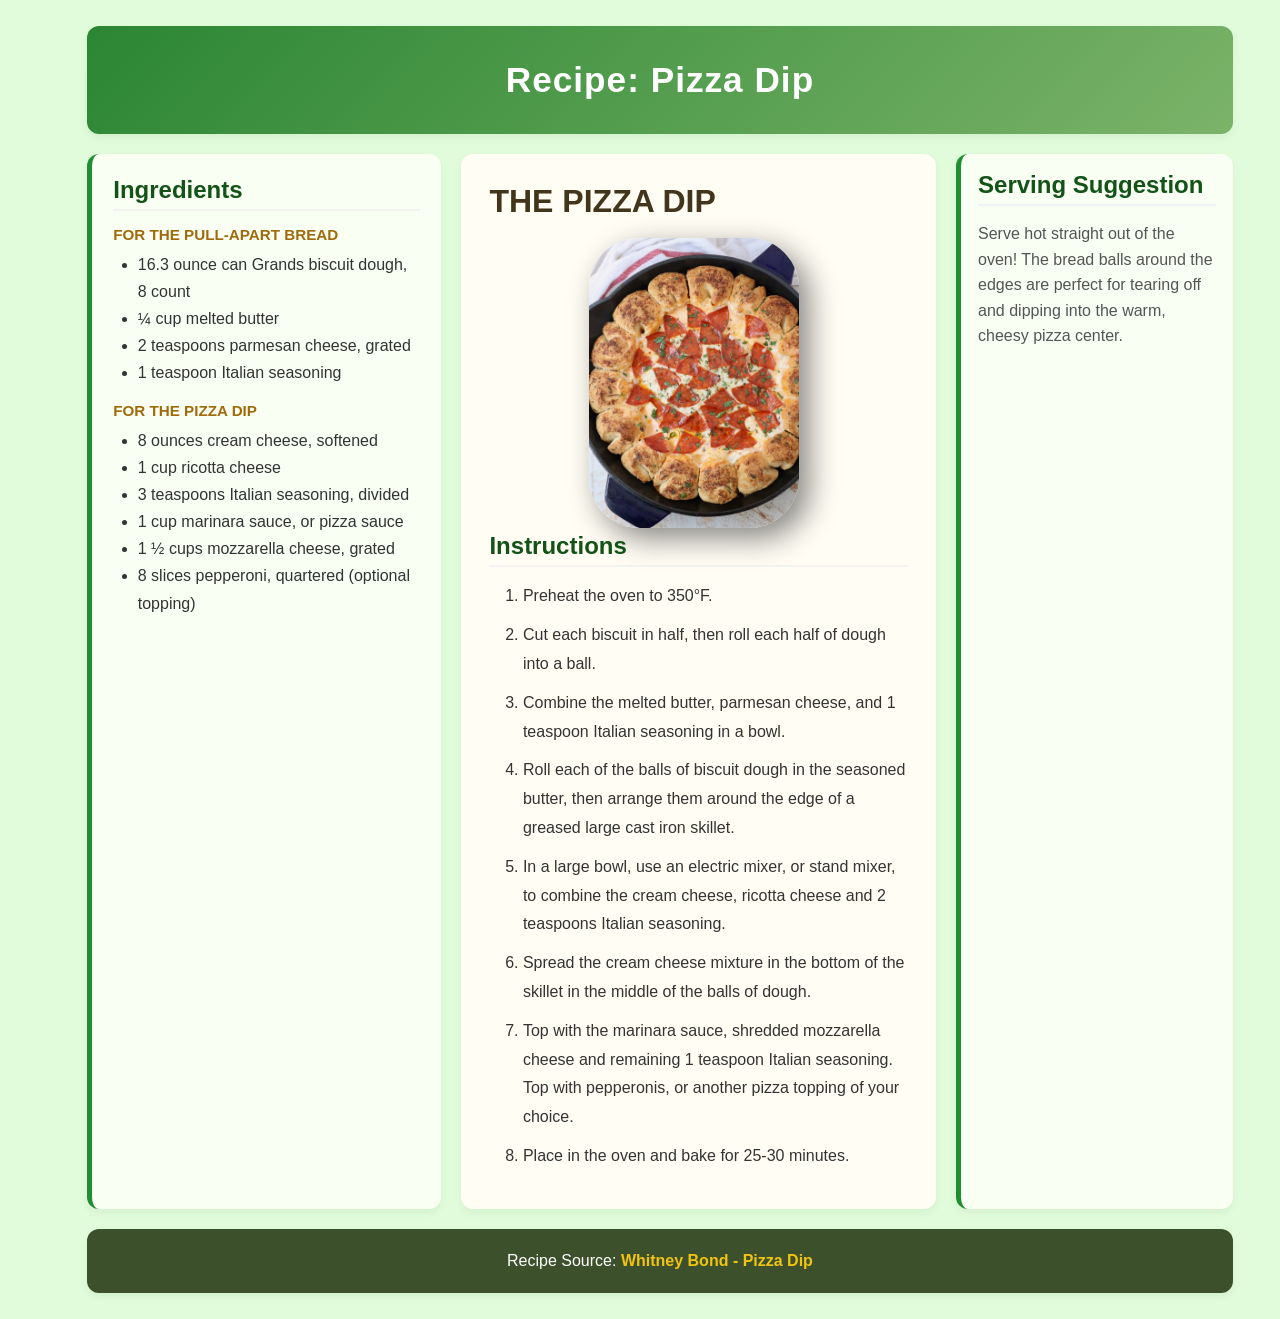
<file: AsMent/assignment4 - Copy/assignment4/recipe.html>
<!DOCTYPE html>
<html lang="th">
<head>
    <meta charset='utf-8'>
    <meta http-equiv='X-UA-Compatible' content='IE=edge'>
    <title>Pizza Dip Recipe</title>
    <meta name='viewport' content='width=device-width, initial-scale=1'>
    <link rel='stylesheet' type='text/css' media='screen' href='style.css'>
</head>
<body>

    <div class="grid-container">
        <!-- Header Section -->
        <div id="header">
            <h1>Recipe: Pizza Dip</h1>
        </div>

        <!-- Main 1: Ingredients -->
        <div id = "main1">
            <h2>Ingredients</h2>
            <h3>FOR THE PULL-APART BREAD</h3>
            <ul>
                <li>16.3 ounce can Grands biscuit dough, 8 count</li>
                <li>¼ cup melted butter</li>
                <li>2 teaspoons parmesan cheese, grated</li>
                <li>1 teaspoon Italian seasoning</li>
            </ul>

            <h3>FOR THE PIZZA DIP</h3>
            <ul>
                <li>8 ounces cream cheese, softened</li>
                <li>1 cup ricotta cheese</li>
                <li>3 teaspoons Italian seasoning, divided</li>
                <li>1 cup marinara sauce, or pizza sauce</li>
                <li>1 ½ cups mozzarella cheese, grated</li>
                <li>8 slices pepperoni, quartered (optional topping)</li>
            </ul>
        </div>

        <!-- Main 2: Instructions -->
        <div id="main2">
			<div id="pizza1" class="content-section">
                <h1><span>THE PIZZA DIP</span></h1>
				<br>
                <img id="pizzapic" src="pic/pizza-dip-8.jpeg">
            </div>
            <h2>Instructions</h2>
            <ol>
                <li>Preheat the oven to 350°F.</li>
                <li>Cut each biscuit in half, then roll each half of dough into a ball.</li>
                <li>Combine the melted butter, parmesan cheese, and 1 teaspoon Italian seasoning in a bowl.</li>
                <li>Roll each of the balls of biscuit dough in the seasoned butter, then arrange them around the edge of a greased large cast iron skillet.</li>
                <li>In a large bowl, use an electric mixer, or stand mixer, to combine the cream cheese, ricotta cheese and 2 teaspoons Italian seasoning.</li>
                <li>Spread the cream cheese mixture in the bottom of the skillet in the middle of the balls of dough.</li>
                <li>Top with the marinara sauce, shredded mozzarella cheese and remaining 1 teaspoon Italian seasoning. Top with pepperonis, or another pizza topping of your choice.</li>
                <li>Place in the oven and bake for 25-30 minutes.</li>
            </ol>
        </div>

        <!-- Right Side: Extra Info / Tips -->
        <div id="right">
            <h2>Serving Suggestion</h2>
            <p>Serve hot straight out of the oven! The bread balls around the edges are perfect for tearing off and dipping into the warm, cheesy pizza center.</p>
        </div>

        <!-- Footer Section -->
        <div id="footer">
            <p>Recipe Source: <a href="https://whitneybond.com/pizza-dip/" target="_blank" rel="noopener noreferrer">Whitney Bond - Pizza Dip</a></p>
        </div>
    </div>

</body>
</html>
</file>
<file: style.css>
@import url('https://fonts.googleapis.com/css2?family=DM+Mono:wght@400;500&family=DM+Sans:wght@400;500;600;700&family=Noto+Sans+Thai:wght@300;400;500;600&display=swap');

:root {
    --paper: #f2f0e9;
    --ink: #171916;
    --muted: #73756e;
    --accent: #ff5a36;
    --line: #c9c8bf;
}

* {
    box-sizing: border-box;
}

html {
    scroll-behavior: smooth;
}

body {
    margin: 0px;
    background: var(--paper);
    color: var(--ink);
    font-family: 'DM Sans', 'Noto Sans Thai', sans-serif;
}

a {
    color: inherit;
    text-decoration: none;
}

.site_header {
    height: 88px;
    padding: 0px 5.2%;
    display: flex;
    align-items: center;
    border-bottom: 1px solid var(--line);
    gap: 34px;
}

.logo {
    font-size: 26px;
    letter-spacing: -1.8px;
    font-weight: 700;
    line-height: 1;
}

.logo span,
.period {
    color: var(--accent);
}

.header_note {
    font: 9px/1.5 'DM Mono', monospace;
    color: var(--muted);
    letter-spacing: 0.7px;
}

.main01 {
    display: flex;
    gap: 27px;
    margin-left: auto;
}

.main01 a,
.menu_contact {
    font-size: 12px;
}

.main01 a {
    color: var(--muted);
    transition: color 0.2s;
}

.main01 a:hover,
.main01 a.current {
    color: var(--ink);
}

.main01 sup {
    font: 9px 'DM Mono', monospace;
    color: var(--accent);
}

.menu_contact {
    border-bottom: 1px solid var(--ink);
    padding: 0px 0px 5px;
    margin-left: 25px;
}

.section_01 {
    width: 89.6%;
    max-width: 1180px;
    margin: 0px auto;
}

.intro {
    padding: 32px 0px 105px;
}

.intro_topline,
.section_heading {
    display: flex;
    justify-content: space-between;
    gap: 15px;
    color: var(--muted);
    font: 10px 'DM Mono', monospace;
    letter-spacing: 0.5px;
}

.intro_content_01 {
    display: flex;
    align-items: center;
    justify-content: space-between;
    gap: 50px;
    margin-top: 35px;
}

.intro_text {
    flex: 1;
}

.intro_image_container {
    flex: 0 0 400px;
}

.profile_img {
    width: 100%;
    max-width: 380px;
    height: 520px;
    object-fit: cover;
    border-radius: 36px;
    border: none;
    box-shadow: 0px 20px 40px rgba(0, 0, 0, 0.15);
}

h1 {
    font-size: 85px;
    font-weight: 500;
    letter-spacing: -6px;
    line-height: 0.92;
    margin: 20px 0px 30px;
}

h1 em,
.sub_built_title em,
.highlight_text,
.working_inner h2 em {
    font-family: Georgia, serif;
    font-weight: 400;
}

.intro_bottom {
    display: flex;
    align-items: flex-end;
    justify-content: space-between;
    gap: 35px;
}

.intro_description {
    font-family: 'Noto Sans Thai', sans-serif;
    font-size: 16px;
    line-height: 1.9;
    margin: 0px;
    max-width: 520px;
}

.intro_description strong {
    font-weight: 600;
}

.circle_mark {
    width: 116px;
    height: 116px;
    border: 1px solid var(--ink);
    border-radius: 50%;
    display: flex;
    flex-direction: column;
    align-items: center;
    justify-content: center;
    position: relative;
    flex-shrink: 0;
    transform: rotate(-12deg);
}

.circle_mark span {
    text-align: center;
    font: 8px/1.6 'DM Mono', monospace;
    letter-spacing: 0.5px;
}

.circle_mark b {
    position: absolute;
    right: -4px;
    bottom: 1px;
    background: var(--accent);
    border-radius: 50%;
    width: 31px;
    height: 31px;
    display: grid;
    place-items: center;
    font-size: 18px;
    font-weight: 400;
    transform: rotate(12deg);
}

.profile {
    border-top: 1px solid var(--line);
    padding: 24px 0px 105px;
}

.profile_grid {
    display: grid;
    grid-template-columns: 40% 60%;
    gap: 8%;
    padding-top: 70px;
}

.profile_label {
    display: flex;
    align-items: flex-start;
    gap: 22px;
}

.big_index {
    font: 12px 'DM Mono', monospace;
    color: var(--accent);
    padding-top: 10px;
}

.profile_label h2 {
    font-size: 60px;
    letter-spacing: -4px;
    line-height: 0.95;
    font-weight: 500;
    margin: 0px;
}

.profile_label h2 span {
    color: var(--accent);
}

.large_copy {
    font-family: 'Noto Sans Thai', sans-serif;
    font-size: 26px;
    line-height: 1.7;
    margin: 0px 0px 48px;
    max-width: 620px;
}

.details_grid {
    display: grid;
    grid-template-columns: repeat(3, 1fr);
    gap: 22px;
}

.details_grid article {
    border-top: 1px solid var(--ink);
    padding-top: 14px;
}

.mini_label {
    font: 9px 'DM Mono', monospace;
    color: var(--muted);
    letter-spacing: 0.4px;
}

.details_grid h3 {
    font-size: 17px;
    font-weight: 600;
    margin: 16px 0px 9px;
}

.details_grid p {
    font-family: 'Noto Sans Thai', sans-serif;
    font-size: 13px;
    line-height: 1.9;
    color: #5f615b;
    margin: 0px;
}

.project_working {
    background: #1b1d19;
    color: var(--paper);
    padding: 75px 0px 0px;
    overflow: hidden;
}

.working_inner {
    display: flex;
    justify-content: space-between;
    align-items: flex-end;
    gap: 45px;
    padding-bottom: 70px;
}

.working_inner h2 {
    font-size: 95px;
    line-height: 0.87;
    letter-spacing: -8px;
    font-weight: 500;
    margin: 30px 0px 0px;
}

.working_inner .mini_label {
    color: #b7b8af;
}

.working_right {
    max-width: 300px;
    padding-bottom: 8px;
}

.working_right p {
    font-family: 'Noto Sans Thai', sans-serif;
    font-size: 14px;
    line-height: 1.9;
    color: #c5c5bc;
    margin: 0px 0px 25px;
}

.round_link {
    display: flex;
    justify-content: space-between;
    align-items: center;
    gap: 35px;
    padding: 13px 0px;
    border-bottom: 1px solid #74766d;
    font-size: 12px;
}

.round_link span {
    color: var(--accent);
    font-size: 20px;
}

.site_footer {
    min-height: 83px;
    padding: 20px 5.2%;
    display: flex;
    align-items: center;
    justify-content: space-between;
    gap: 20px;
}

.site_footer > span,
.site_footer > a:last-child {
    font: 9px 'DM Mono', monospace;
    letter-spacing: 0.4px;
    color: var(--muted);
}

.site_footer > a:last-child {
    color: var(--ink);
    border-bottom: 1px solid var(--ink);
    padding-bottom: 4px;
}

.projects_main {
    padding: 32px 0px 100px;
}

.projects_main h1 {
    margin: 75px 0px 25px;
}

.projects_lead {
    font-family: 'Noto Sans Thai', sans-serif;
    color: #62645d;
    font-size: 14px;
    line-height: 1.9;
    max-width: 560px;
    margin: 0px 0px 65px;
}

.project_showcase_01_list {
    display: flex;
    flex-direction: column;
    gap: 90px;
    margin-top: 50px;
}

.showcase_item {
    display: flex;
    align-items: center;
    justify-content: space-between;
    gap: 50px;
}

.showcase_item.reverse {
    flex-direction: row;
}

.showcase_img_01 {
    flex: 0 0 520px;
    max-width: 520px;
}

.showcase_img_01 img {
    width: 100%;
    object-fit: cover;
    border-radius: 10px;
    box-shadow: 0px 15px 35px rgba(0, 0, 0, 0.12);
    transition: transform 0.3s ease, box-shadow 0.3s ease;
}

.showcase_img_01 img:hover {
    transform: translateY(-6px);
    box-shadow: 0px 22px 45px rgba(0, 0, 0, 0.18);
}

.showcase_img_02 {
    flex: 0 0 520px;
    max-width: 520px;
}

.showcase_img_02 img {
    width: 100%;
    object-fit: cover;
    border-radius: 10px;
    box-shadow: 0px 15px 35px rgba(0, 0, 0, 0.12);
    transition: transform 0.3s ease, box-shadow 0.3s ease;
}

.showcase_img_02 img:hover {
    transform: translateY(-6px);
    box-shadow: 0px 22px 45px rgba(0, 0, 0, 0.18);
}

.showcase_info {
    flex: 1;
}

.showcase_info h2 {
    font-size: 42px;
    font-weight: 500;
    letter-spacing: -1.5px;
    margin: 0px 0px 18px;
    line-height: 1.1;
}

.showcase_info h2 .highlight_text {
    color: var(--accent);
    font-size: 50px;
}

.showcase_info p {
    font-family: 'Noto Sans Thai', sans-serif;
    font-size: 15px;
    line-height: 1.85;
    color: #555750;
    margin: 0px 0px 24px;
}

/* ------------------------------------------
   สไตล์ปุ่มแคปซูลสีดำ View Project ↗
   ------------------------------------------ */
.project_link_btn {
    display: inline-flex;
    align-items: center;
    justify-content: center;
    gap: 8px;
    padding: 12px 28px;
    background-color: var(--ink);
    color: var(--paper);
    border: none;
    border-radius: 50px;
    font-family: 'DM Mono', monospace;
    font-size: 13px;
    font-weight: 500;
    letter-spacing: 0.5px;
    text-decoration: none;
    transition: transform 0.2s ease, background-color 0.2s ease, box-shadow 0.2s ease;
}

.project_link_btn:hover {
    background-color: var(--accent);
    color: #ffffff;
    transform: translateY(-2px);
    box-shadow: 0px 6px 16px rgba(0, 0, 0, 0.2);
}

.other_built_section {
    margin-top: 130px;
    padding-top: 80px;
    border-top: 1px solid var(--line);
}

.sub_built_title {
    font-size: 85px;
    font-weight: 500;
    letter-spacing: -6px;
    line-height: 0.92;
    margin: 0px 0px 25px;
}

.work_list {
    border-top: 1px solid var(--ink);
}

.work_item {
    display: grid;
    grid-template-columns: 70px 1fr 110px auto;
    align-items: center;
    gap: 20px;
    padding: 24px 0px;
    border-bottom: 1px solid var(--line);
    transition: padding 0.25s, background 0.25s;
}

.work_item:hover {
    padding: 24px 15px;
    background: #e8e6dd;
}

.work_no {
    font: 12px 'DM Mono', monospace;
    color: var(--accent);
}

.work_info h2 {
    font-size: 22px;
    letter-spacing: -0.7px;
    font-weight: 500;
    margin: 0px 0px 5px;
}

.work_info p {
    font-family: 'Noto Sans Thai', sans-serif;
    font-size: 12px;
    color: var(--muted);
    margin: 0px;
}

.work_type {
    font: 9px 'DM Mono', monospace;
    color: var(--muted);
    letter-spacing: 0.6px;
}

.back_link {
    display: inline-block;
    margin-top: 60px;
    font: 10px 'DM Mono', monospace;
    letter-spacing: 0.7px;
    border-bottom: 1px solid var(--ink);
    padding-bottom: 6px;
}

/* Responsive: แท็บเล็ต */
@media (max-width: 760px) {
    .site_header {
        height: auto;
        min-height: 78px;
        padding: 18px 5%;
        gap: 17px;
        flex-wrap: wrap;
    }

    .header_note {
        display: none;
    }

    .main01 {
        gap: 18px;
    }

    .menu_contact {
        margin-left: 0px;
    }

    .section_01 {
        width: 90%;
    }

    .intro {
        padding-bottom: 75px;
    }

    .intro_content_01 {
        flex-direction: column-reverse;
        align-items: flex-start;
        gap: 25px;
    }

    .intro_image_container {
        flex: unset;
        width: 100%;
        max-width: 100%;
    }

    .profile_img {
        height: 420px;
    }

    h1,
    .sub_built_title {
        font-size: 64px;
        margin: 20px 0px 25px;
    }

    .profile_grid {
        grid-template-columns: 100%;
        gap: 35px;
        padding-top: 45px;
    }

    .details_grid {
        gap: 15px;
    }

    .working_inner {
        align-items: flex-start;
        flex-direction: column;
    }

    .working_right {
        max-width: 430px;
    }

    .showcase_item,
    .showcase_item.reverse {
        flex-direction: column-reverse;
        align-items: flex-start;
        gap: 25px;
    }

    .showcase_img_01 {
        flex: unset;
        width: 100%;
        max-width: 100%;
    }

    .showcase_img_01 img {
        height: 280px;
    }

    .showcase_info h2 {
        font-size: 32px;
    }

    .work_item {
        grid-template-columns: 34px 1fr auto;
        gap: 12px;
    }

    .work_type {
        display: none;
    }

    .work_info h2 {
        font-size: 18px;
    }

    .work_info p {
        font-size: 11px;
    }

    .site_footer {
        flex-wrap: wrap;
    }

    .site_footer > span {
        order: 3;
        width: 100%;
    }
}

@media (max-width: 480px) {
    .logo {
        font-size: 23px;
    }

    .main01 {
        margin-left: auto;
    }

    .main01 a,
    .menu_contact {
        font-size: 11px;
    }

    .menu_contact {
        display: none;
    }

    .intro_topline,
    .section_heading {
        font-size: 8px;
    }

    .intro_bottom {
        align-items: flex-start;
    }

    .intro_description {
        font-size: 14px;
    }

    .circle_mark {
        width: 83px;
        height: 83px;
    }

    .circle_mark span {
        font-size: 6px;
    }

    .circle_mark b {
        width: 25px;
        height: 25px;
    }

    .profile_img {
        height: 350px;
        border-radius: 24px;
    }

    .details_grid {
        grid-template-columns: 100%;
    }

    .details_grid article {
        padding: 13px 0px;
    }

    .details_grid h3 {
        margin: 10px 0px 5px;
    }

    .projects_main h1,
    .sub_built_title {
        font-size: 48px;
        margin-top: 40px;
    }

    .projects_lead {
        margin-bottom: 42px;
    }

    .other_built_section {
        margin-top: 80px;
        padding-top: 50px;
    }

    .work_item {
        grid-template-columns: 27px 1fr auto;
    }

    .work_info h2 {
        font-size: 16px;
    }

    .work_info p {
        font-size: 10px;
    }

    .project_link_btn {
        padding: 8px 18px;
        font-size: 11px;
    }
}
</file>
<file: AsMent/Assignment2/style.css>
body{
    background-color: rgb(167, 97, 97);
    font-family: Arial, Helvetica, sans-serif;
    color: rgb(5, 0, 0);
    margin: auto;
}

.Resume{
    width: 80%;
    margin: auto;
    background-color: rgb(255, 255, 255);
    padding: 20px;
}

table{
    width: 100%;
    border: 10px solid rgb(0, 0, 0);
    border-collapse: collapse;
}

.no-border, .no-border tr, .no-border td{
    border: none;
}

td h1{
    font-size: 50px;
    color: brown;
}

#png1{
    width: 50%;
    object-fit: cover;
    border: 5px solid #6b2424;
    border-radius: 100%;
}

.col-30{
    padding: 30px;
    text-align: center;
}

.col-70{
    width: 70%;
    text-align: left;
}

hr {
    height: 4px;
    background-color: #ffd350;
    border: none;
}

.table-padding-12 th, .table-padding-12 td {
    padding: 12px;
}

.col-50 {
    width: 50%;
}

.table-cell {
    border: 1px solid #000000;
    font-size: 11pt;
}

.table-bordered {
    border: 1px solid #360707;
}

.table-head {
    background-color: #a32a4e;
    color: #ffd350; /* Gold text on Navy background */
    font-weight: bold;
}

.table-head th{
    font-size: 20px;
}
</file>
<file: AsMent/Assignment7/game.css>
/* =============================================================================
   MDT312 Assignment 7: Square Game Styling
   ตกแต่งให้สวยงาม สะอาดตา และ User-Friendly ตามเกณฑ์การให้คะแนน
   ============================================================================= */

@import url('https://fonts.googleapis.com/css2?family=Kanit:wght@300;400;600&display=swap');

* {
    box-sizing: border-box;
    margin: 0;
    padding: 0;
}

body {
    font-family: 'Kanit', sans-serif;
    background: linear-gradient(135deg, #f0f4f8 0%, #d9e2ec 100%);
    min-height: 100vh;
    padding: 30px 15px;
    color: #334e68;
    display: flex;
    flex-direction: column;
    align-items: center;
}

/* Control Panel */
fieldset {
    width: 100%;
    max-width: 540px;
    background: #ffffff;
    border: none;
    border-radius: 16px;
    box-shadow: 0 10px 25px rgba(0, 0, 0, 0.08);
    padding: 20px 25px;
    display: flex;
    flex-wrap: wrap;
    align-items: center;
    justify-content: space-between;
    gap: 12px;
}

legend {
    font-weight: 600;
    font-size: 1.25rem;
    color: #102a43;
    padding: 0 12px;
    background: #e0f2fe;
    border-radius: 8px;
    margin-bottom: 5px;
}

input[type="text"] {
    width: 70px;
    padding: 8px 12px;
    border: 2px solid #cbd5e1;
    border-radius: 8px;
    font-size: 1rem;
    font-family: inherit;
    text-align: center;
    outline: none;
    transition: border-color 0.2s;
}

input[type="text"]:focus {
    border-color: #3b82f6;
}

select {
    padding: 8px 14px;
    border: 2px solid #cbd5e1;
    border-radius: 8px;
    font-size: 1rem;
    font-family: inherit;
    background-color: white;
    cursor: pointer;
    outline: none;
}

button#start {
    padding: 8px 20px;
    background: linear-gradient(135deg, #3b82f6 0%, #1d4ed8 100%);
    color: white;
    border: none;
    border-radius: 8px;
    font-size: 1rem;
    font-weight: 600;
    font-family: inherit;
    cursor: pointer;
    box-shadow: 0 4px 10px rgba(59, 130, 246, 0.35);
    transition: transform 0.15s ease, box-shadow 0.15s ease;
}

button#start:hover {
    transform: translateY(-2px);
    box-shadow: 0 6px 14px rgba(59, 130, 246, 0.45);
}

button#start:active {
    transform: translateY(0);
}

/* Timer Display */
#timerClock {
    display: flex;
    align-items: center;
    gap: 8px;
    font-weight: 600;
    font-size: 1.05rem;
    color: #486581;
    margin-left: auto;
}

#clock {
    display: inline-flex;
    align-items: center;
    justify-content: center;
    min-width: 42px;
    height: 36px;
    background: #fef2f2;
    color: #dc2626;
    font-weight: 700;
    font-size: 1.15rem;
    border-radius: 8px;
    border: 1px solid #fecaca;
    padding: 0 8px;
}

/* Play Area Container */
#container {
    margin-top: 25px;
    display: flex;
    justify-content: center;
    width: 100%;
}

#layer {
    position: relative;
    width: 500px;
    height: 500px;
    background-color: #ffffff;
    border: 3px solid #334e68;
    border-radius: 12px;
    box-shadow: 0 12px 30px rgba(0, 0, 0, 0.1);
    overflow: hidden;
}

/* Square Elements */
.square {
    position: absolute;
    width: 25px;
    height: 25px;
    border: 2px solid rgba(0, 0, 0, 0.4);
    border-radius: 5px;
    cursor: pointer;
    box-shadow: 0 2px 5px rgba(0, 0, 0, 0.2);
    transition: transform 0.1s ease, filter 0.1s ease;
}

.square:hover {
    transform: scale(1.25);
    filter: brightness(1.15);
    z-index: 10;
}

/* Colors */
.maroon {
    background-color: #991b1b;
}

.lightgreen {
    background-color: #22c55e;
}

.magenta {
    background-color: #d946ef;
}
</file>
<file: AsMent/as3/as3/style.css>
body {
    background-color: #50586C;
    color: #F5D042;
    font-family: 'Times New Roman', Times, serif;
    margin: 15px;
}

.Pancake {
    background-color: #0A174E;
    margin: 0 60px;
    padding: 10px;
    border-radius: 30px;
    box-shadow: 0 10px 5px #000;
}

.top {
    display: flex;
    align-items: center;
    justify-content: center;
    gap: 15px;
    margin: 20px;
    padding: 20px;
    background-color: #F5D042;
    border-radius: 10px;

}

.top img {
    width: 20%;
    margin-left: 200px;
    border-radius: 50px;
    box-shadow: 10px 10px 30px #0000007a;
}

.top h1 {
    margin: 0 50px;
    color: #0A174E;
    font-size: 90px;
}

.middle {
    display: flex;
    align-items: center;
    justify-content: center;
    gap: 15px;
    margin: 20px;
    padding: 20px;
    background-color: #50586C;
    border-radius: 10px;
    box-shadow: 0 10px 5px #000;
}

.middle img {
    width: 20%;
    border-radius: 50px;
    box-shadow: 10px 10px 10px #0000007a;
    border: solid 5px #F5D042;
}

.middle h2 {
    display: block;
}

.step {
    display: flex;
    align-items: center;
    justify-content: center;
    gap: 15px;
    margin: 20px;
    padding: 20px;
    background-color: #50586C;
    border-radius: 10px;
    box-shadow: 0 10px 5px #000;
}

.step img {
    width: 10%;
    border-radius: 50px;
    box-shadow: 10px 10px 10px #0000007a;
    border: solid 5px #F5D042;
}

.step a {
    color: #50586C;
    font-size: 15px;
    padding: 10px 20px;
    margin-top: 1000px;
    text-decoration: none;
    background: linear-gradient(45deg, #F5D042, #ffaa49);
    border-radius: 10px;
}

.content-text {
    color: #ffe7b2;
    flex: 1;
    /* ให้กล่องข้อความขยายพื้นที่อัตโนมัติ */
    margin: 0 100px;
}

.content-text h2 {
    color: #F5D042;
    font-size: 50px;
    margin-top: 0;
    margin-bottom: 10px;
    /* ระยะห่างระหว่าง h2 กับ p ด้านล่าง */
}
</file>
<file: AsMent/assignment5/assignment5/style.css>
body {
    background-color: #f8f6e8;
    font-family: Arial, sans-serif;
    color: #333333;
    width: 80%;
    margin: 30px auto;
}

#top {
    text-align: center;
    color: #5f4825;
}

#topic,
#reply1,
#reply2 {
    border: 2px solid #836750;
    background-color: #ffffff;
    color: #333333;
    padding: 15px;
    margin: 15px 0;
    min-height: 50px;
    border-radius: 8px;
}

#topic ,#reply1,
#reply2 {
    background-color: #ffefd8;
    color: #836750;
}

#message {
    width: 100%;
    height: 100px;
    padding: 10px;
    border: 2px solid #836750;
    border-radius: 8px;
    box-sizing: border-box;
    font-size: 16px;
    background-color: #ffffff;
}

button {
    padding: 8px 20px;
    margin-top: 10px;
    border: 1px solid #3f3528;
    border-radius: 5px;
    cursor: pointer;
    color: #ffffff;
    background-color: #bea17e;
}

button:hover {
    background-color: #3f3528;
}
</file>
<file: AsMent/assignment4 - Copy/assignment4/style.css>
/* Reset Style & Base Settings */
* {
    box-sizing: border-box;
    font-family: 'Segoe UI', Tahoma, Geneva, Verdana, sans-serif;
    margin: 0;
    padding: 0;
}

body {
    background-color: #e0fcda;
    color: #333333;
    padding: 2%;
}

.grid-container {
    width: 90%;
    max-width: 1200px;
    margin: 0 auto;
    display: grid;
    grid-template-columns: 32% 43% 25%;
    grid-template-areas: 
        "header  header  header"
        "main1   main2   right"
        "footer  footer  footer";
    gap: 20px;
}

.grid-container > div {
    background-color: #ffffff;
    padding: 6%;
    border-radius: 12px;
    box-shadow: 0 4px 10px rgba(0, 0, 0, 0.05);
}

#header {
    grid-area: header;
    background: linear-gradient(135deg, #2b8633, #7bb369);
    color: #ffffff;
    text-align: center;
    padding: 3% 2%;
}

#header h1 {
    font-size: 2.2rem;
    letter-spacing: 1px;
}

#main1 {
    grid-area: main1;
    background-color: #fafff4;
    border-left: 5px solid #1f8f32;
}

#main1 h3 {
    margin: 15px 0 8px 0;
    font-size: 0.95rem;
    color: #a06c0b;
    text-transform: uppercase;
}

#main1 ul {
    padding-left: 8%;
    line-height: 1.7;
}

/* Main 2: Instructions Section */
#main2 {
    grid-area: main2;
background-color: #fffdf4;
}

#main2 h1 {
    color: #42351c;
}

#main2 ol {
    padding-left: 8%;
    line-height: 1.8;
}

#main2 li {
    margin-bottom: 10px;
}

#main1 h2, #main2 h2, #right h2 {
    color: #135317;
    margin-bottom: 15px;
    border-bottom: 2px solid #f2f2f2;
    padding-bottom: 5px;
}

#right {
    grid-area: right;
    background-color: #fafff4;
    border-left: 5px solid #1f8f32;
}

#right p {
    line-height: 1.6;
    color: #555555;
}

#footer {
    grid-area: footer;
    background-color: #3d502c;
    color: #ffffff;
    text-align: center;
    padding: 2%;
}

#footer a {
    color: #f1c40f;
    text-decoration: none;
    font-weight: bold;
}

#footer a:hover {
    text-decoration: underline;
}
#pizzapic {
    width: 50%;
    margin-left: 100px;
    border-radius: 50px;
    box-shadow: 10px 10px 30px #0000007a;
}

@media only screen and (max-width: 480px) {
    .grid-container {
        width: 100%;
        grid-template-columns: 100%;
        grid-template-areas: 
            "header"
            "main1"
            "main2"
            "right"
            "footer";
        gap: 12px;
    }

    .grid-container > div {
        padding: 8%;
    }

    #header h1 {
        font-size: 1.5rem;
    }

    #header {
        padding: 6% 2%;
    }

    #footer {
        padding: 5%;
    }
}
</file>
